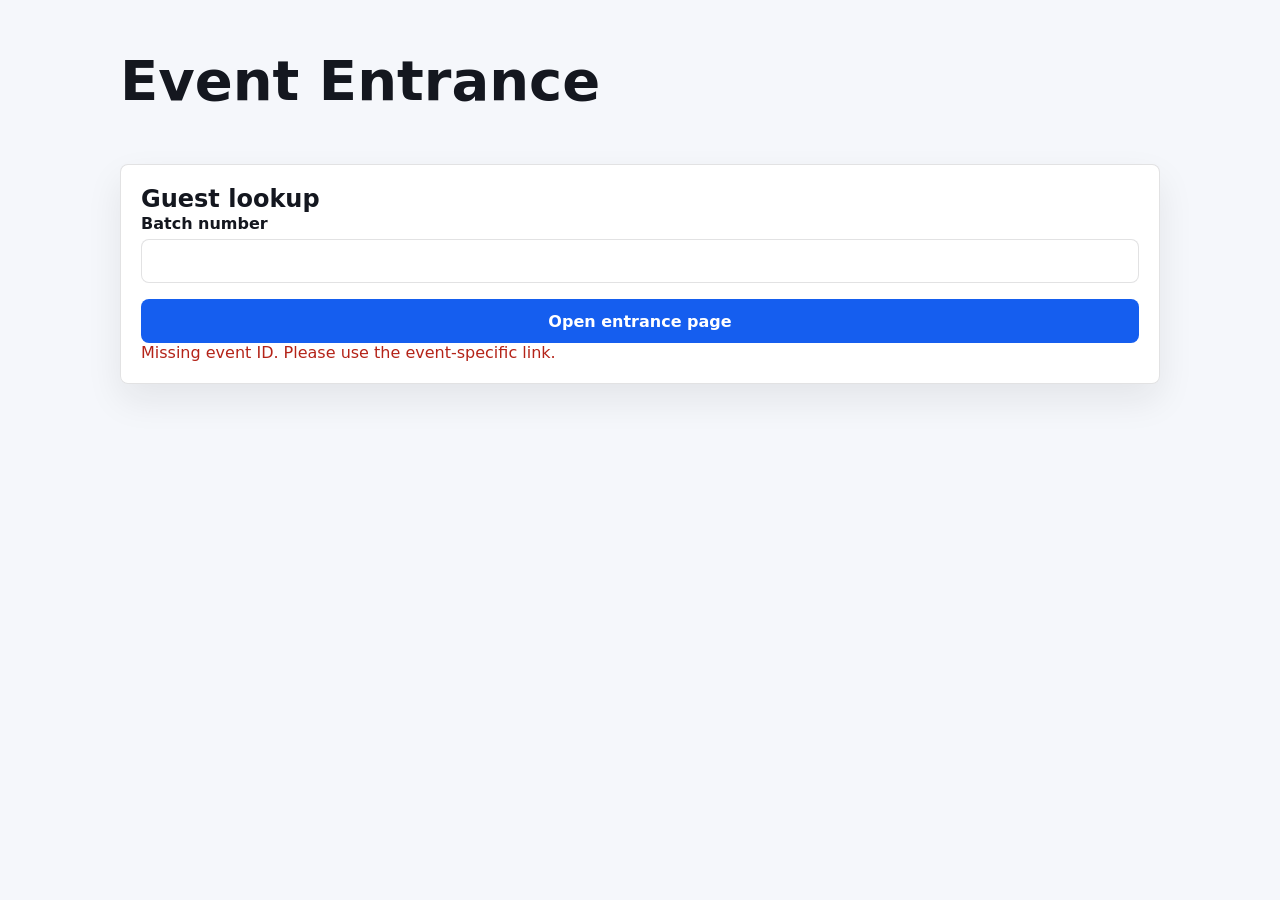
<file: event_entrance.html>
<!doctype html>
<html lang="en">
<head>
  <meta charset="utf-8" />
  <meta name="viewport" content="width=device-width, initial-scale=1, viewport-fit=cover" />
  <title>Event Entrance</title>
  <link rel="stylesheet" href="./pre_event_apply.css" />
  <link rel="icon" href="data:," />
</head>
<body>
  <main class="pe-shell">
    <section class="pe-hero">
      <img id="eventLogo" class="pe-logo" alt="" />
      <p id="eventClient" class="pe-kicker"></p>
      <h1 id="eventTitle">Event Entrance</h1>
      <p id="eventMeta" class="pe-muted"></p>
    </section>

    <section id="loginPanel" class="pe-panel">
      <h2>Guest lookup</h2>
      <form id="loginForm" class="pe-form">
        <label class="pe-field">
          <span>Batch number</span>
          <input id="batchInput" autocomplete="off" required />
        </label>
        <button class="pe-primary" type="submit">Open entrance page</button>
      </form>
      <p id="loginMessage" class="pe-message" role="status"></p>
    </section>

    <section id="entrancePanel" class="pe-panel" hidden>
      <div class="pe-panel-head">
        <div>
          <p class="pe-kicker">Entrance page</p>
          <h2 id="guestName">Guest</h2>
          <p id="guestInfo" class="pe-muted"></p>
        </div>
        <button id="switchButton" class="pe-secondary" type="button">Switch guest</button>
      </div>
      <div id="entranceGrid" class="pe-summary"></div>
    </section>
  </main>

  <script src="./src/pre_event_apply_config.js"></script>
  <script src="./src/event_entrance.js"></script>
</body>
</html>
</file>
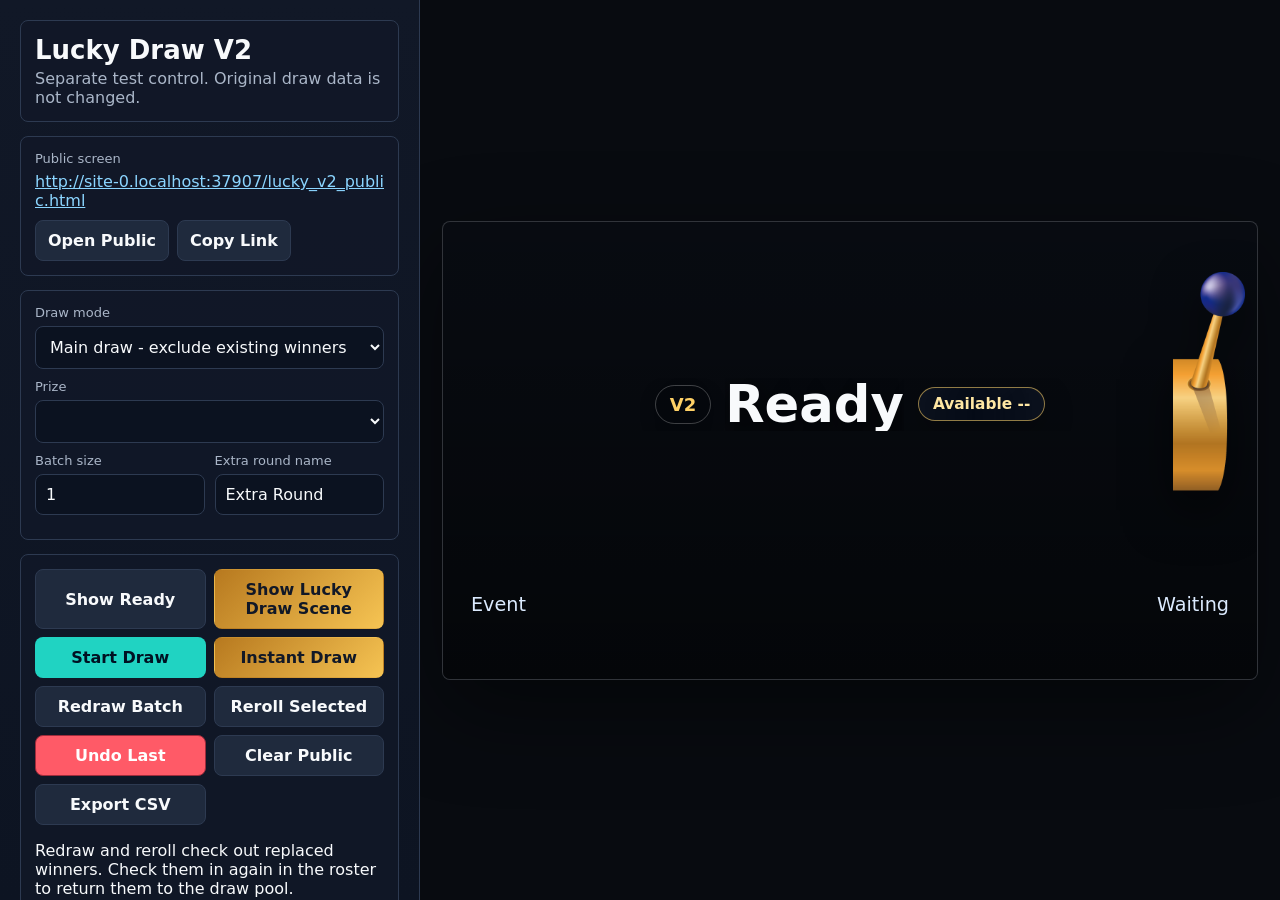
<file: lucky_v2.html>
<!DOCTYPE html>
<html lang="zh-HK">
<head>
  <meta charset="UTF-8">
  <meta name="viewport" content="width=device-width, initial-scale=1.0">
  <title>Lucky Draw V2 Control</title>
  <script>
    if (location.protocol === 'file:') {
      location.replace('http://127.0.0.1:8000/lucky_v2.html' + location.search + location.hash);
    }
  </script>
  <link rel="icon" href="data:,">
  <link rel="stylesheet" href="./styles.css">
  <style>
    :root{color-scheme:dark;--bg:#080b10;--panel:#111827;--panel2:#162033;--line:#2d3a51;--text:#f8fafc;--muted:#aab6c8;--accent:#20d3c2;--gold:#ffd166;--danger:#ff5a67}
    *{box-sizing:border-box}
    html,body{height:100%}
    body{margin:0;height:100vh;overflow:hidden;background:var(--bg);color:var(--text);font-family:system-ui,-apple-system,BlinkMacSystemFont,"Segoe UI",sans-serif}
    button,input,select{font:inherit}
    .v2-shell{display:grid;grid-template-columns:minmax(320px,420px) 1fr;height:100vh;min-height:0}
    .v2-control{height:100vh;min-height:0;padding:20px;border-right:1px solid var(--line);background:linear-gradient(180deg,#111827,#0d1422);overflow-y:auto;overflow-x:hidden}
    .v2-stage-wrap{position:relative;height:100vh;min-height:0;padding:22px;display:flex;align-items:center;justify-content:center;overflow:hidden}
    .v2-panel{border:1px solid var(--line);background:rgba(17,24,39,.9);border-radius:8px;padding:14px;margin-bottom:14px}
    .v2-title{margin:0 0 4px;font-size:26px;letter-spacing:0;font-weight:900}
    .v2-sub{margin:0;color:var(--muted)}
    .v2-grid{display:grid;grid-template-columns:1fr 1fr;gap:10px}
    .v2-row{display:flex;gap:8px;align-items:center;flex-wrap:wrap}
    .v2-field{display:flex;flex-direction:column;gap:6px;margin-bottom:10px}
    .v2-field span{font-size:13px;color:var(--muted)}
    .v2-field input,.v2-field select{width:100%;border:1px solid var(--line);border-radius:8px;background:#0b1220;color:var(--text);padding:10px}
    .v2-check{display:flex;gap:8px;align-items:center;color:var(--muted);font-size:14px}
    .v2-actions{display:grid;grid-template-columns:1fr 1fr;gap:8px}
    .v2-btn{border:1px solid var(--line);border-radius:8px;background:#1f2a3d;color:var(--text);padding:10px 12px;cursor:pointer;font-weight:800}
    .v2-btn:hover{border-color:var(--accent)}
    .v2-btn.primary{background:linear-gradient(135deg,#0f9f93,#1f7aec);border-color:transparent}
    .v2-btn.gold{background:linear-gradient(135deg,#b7791f,#f6c453);color:#111827;border-color:transparent}
    .v2-btn.danger{background:#6d1f2a;border-color:#9f2c3b}
    .v2-status{min-height:22px;color:var(--muted);font-size:14px;line-height:1.45}
    .v2-public-link{word-break:break-all;color:#8bd5ff}
    .v2-stage{position:relative;width:min(100%,1500px,calc((100vh - 44px) * 16 / 9));max-height:calc(100vh - 44px);aspect-ratio:16/9;border:1px solid rgba(255,255,255,.16);border-radius:8px;overflow:hidden;background:#090d14;box-shadow:0 30px 90px rgba(0,0,0,.45)}
    .v2-stage-bg{position:absolute;inset:0;background-size:cover;background-position:center;filter:brightness(.75)}
    .v2-stage-dim{position:absolute;inset:0;background:linear-gradient(180deg,rgba(0,0,0,.15),rgba(0,0,0,.55))}
    .v2-lever{position:absolute;right:18px;top:44%;z-index:4;width:76px;height:240px;transform:translateY(-50%);pointer-events:none;perspective:420px;filter:drop-shadow(0 22px 30px rgba(0,0,0,.45))}
    .v2-lever::before{content:"";position:absolute;right:4px;top:28px;width:54px;height:190px;border-radius:22px;background:linear-gradient(90deg,#111827,#26334a 45%,#0b111d);border:1px solid rgba(255,255,255,.2);box-shadow:inset 10px 0 20px rgba(255,255,255,.08),inset -12px 0 22px rgba(0,0,0,.5)}
    .v2-lever-rail{position:absolute;right:21px;top:50px;width:24px;height:152px;border-radius:999px;background:linear-gradient(90deg,#4a2c09,#f6c453 28%,#6b3e0b 72%,#1d1307);box-shadow:inset 0 0 12px rgba(0,0,0,.72),0 12px 26px rgba(0,0,0,.38)}
    .v2-lever-rail::before{content:"";position:absolute;inset:8px 7px;border-radius:999px;background:linear-gradient(180deg,rgba(0,0,0,.86),rgba(255,255,255,.1) 48%,rgba(0,0,0,.72));box-shadow:inset 0 0 12px rgba(0,0,0,.9)}
    .v2-lever-rail::after{content:"";position:absolute;left:50%;top:14px;width:8px;height:28px;border-radius:999px;background:rgba(255,226,143,.55);transform:translateX(-50%);filter:blur(.2px)}
    .v2-lever-arm{position:absolute;right:26px;top:14px;width:16px;height:134px;border-radius:999px;background:linear-gradient(90deg,#6b7892,#eef6ff 38%,#7484a3 72%,#2f3b52);transform-origin:50% 124px;transform:translateY(0) rotate(-8deg);box-shadow:0 16px 26px rgba(0,0,0,.46)}
    .v2-lever-arm::before{content:"";position:absolute;inset:5px 4px;border-radius:999px;background:linear-gradient(180deg,rgba(255,255,255,.58),rgba(255,255,255,0) 36%)}
    .v2-lever-arm::after{content:"";position:absolute;left:50%;bottom:-16px;width:40px;height:40px;border-radius:50%;transform:translateX(-50%);background:radial-gradient(circle at 35% 30%,#fff,#9aa9c4 42%,#263248 76%);border:1px solid rgba(255,255,255,.32);box-shadow:inset -6px -8px 16px rgba(0,0,0,.42),0 10px 18px rgba(0,0,0,.44)}
    .v2-lever-knob{position:absolute;left:50%;top:-24px;width:52px;height:52px;border-radius:50%;transform:translateX(-50%);background:radial-gradient(circle at 30% 24%,#fff9df,#ffd166 34%,#df8120 68%,#7a320d 100%);box-shadow:inset -8px -12px 18px rgba(82,32,5,.45),0 0 0 2px rgba(255,255,255,.2),0 12px 30px rgba(255,209,102,.35),0 18px 26px rgba(0,0,0,.48)}
    .v2-lever-knob::after{content:"";position:absolute;left:12px;top:9px;width:16px;height:10px;border-radius:50%;background:rgba(255,255,255,.72);filter:blur(.4px)}
    .v2-lever-base{position:absolute;right:3px;bottom:0;width:62px;height:42px;border-radius:9px;background:linear-gradient(180deg,#364258,#121a29 62%,#080c14);border:1px solid rgba(255,255,255,.2);box-shadow:inset 0 1px 0 rgba(255,255,255,.2)}
    .v2-lever-base::before{content:"";position:absolute;left:10px;right:10px;top:12px;height:9px;border-radius:999px;background:linear-gradient(90deg,#0b101a,#45536a,#0b101a);box-shadow:0 14px 0 rgba(255,255,255,.12)}
    .v2-stage.is-spinning .v2-lever-arm,.v2-stage.is-lever-pull .v2-lever-arm{animation:v2LeverPull 1.7s cubic-bezier(.16,.86,.25,1) both}
    .v2-stage.is-spinning .v2-lever-knob,.v2-stage.is-lever-pull .v2-lever-knob{animation:v2LeverKnob 1.7s cubic-bezier(.16,.86,.25,1) both}
    .v2-stage.is-lever-pull .v2-lever{animation:v2LeverBody 1.7s ease-out both}
    .v2-stage.is-spinning .v2-lever-rail::after,.v2-stage.is-lever-pull .v2-lever-rail::after{animation:v2LeverRailLight 1.7s ease-out both}
    .v2-stage-content{position:relative;z-index:2;height:100%;display:grid;grid-template-rows:110px minmax(0,1fr) 92px;padding:28px;gap:18px}
    .v2-stage-content>div{min-width:0}
    .v2-brand{display:grid;grid-template-columns:220px 1fr;gap:22px;align-items:center}
    .v2-logo,.v2-banner{height:100%;background-repeat:no-repeat;background-position:center}
    .v2-logo{background-size:contain}
    .v2-banner{background-size:cover;border-radius:8px}
    .v2-prize{display:flex;align-items:center;justify-content:center;text-align:center;gap:14px;font-weight:900;font-size:clamp(24px,4vw,70px);text-shadow:0 8px 30px rgba(0,0,0,.8);min-width:0;max-width:100%;white-space:nowrap;overflow:hidden}
    #v2PrizeName{display:block;min-width:0;max-width:100%;white-space:nowrap;overflow:hidden;line-height:1.05}
    .v2-mode-pill{border:1px solid rgba(255,255,255,.24);border-radius:999px;padding:8px 14px;font-size:18px;color:var(--gold);white-space:nowrap}
    .v2-gift-left{display:inline-flex;align-items:center;justify-content:center;flex:0 0 auto;max-width:32%;border:1px solid rgba(255,209,102,.55);background:rgba(17,24,39,.74);border-radius:999px;padding:8px 14px;font-size:clamp(14px,1.2vw,22px);line-height:1.05;color:#ffe7a3;white-space:nowrap;overflow:hidden;box-shadow:0 10px 30px rgba(0,0,0,.28)}
    .v2-gift-stats{display:grid;grid-template-columns:repeat(4,1fr);gap:8px;margin-top:10px}
    .v2-gift-stat{border:1px solid var(--line);background:#0b1220;border-radius:8px;padding:9px;text-align:center}
    .v2-gift-stat strong{display:block;font-size:20px;color:#fff}
    .v2-gift-stat span{display:block;margin-top:2px;font-size:12px;color:var(--muted)}
    .v2-machine{display:grid;gap:16px;align-items:stretch;justify-content:center;grid-template-columns:repeat(var(--cols,3),minmax(0,1fr));min-width:0;min-height:0}
    .v2-slot{position:relative;display:flex;align-items:center;justify-content:center;min-width:0;min-height:130px;border-radius:8px;border:1px solid rgba(255,209,102,.45);background:linear-gradient(180deg,rgba(255,255,255,.12),rgba(255,255,255,.04));box-shadow:inset 0 0 40px rgba(255,209,102,.08),0 18px 50px rgba(0,0,0,.28);overflow:hidden}
    .v2-slot::before,.v2-slot::after{content:"";position:absolute;left:0;right:0;height:34%;z-index:1;pointer-events:none}
    .v2-slot::before{top:0;background:linear-gradient(180deg,rgba(0,0,0,.65),transparent)}
    .v2-slot::after{bottom:0;background:linear-gradient(0deg,rgba(0,0,0,.65),transparent)}
    .v2-name{position:relative;z-index:2;text-align:center;width:100%;max-width:100%;max-height:100%;padding:10px 14px;overflow:hidden}
    .v2-name strong{display:-webkit-box;-webkit-box-orient:vertical;-webkit-line-clamp:3;overflow:hidden;word-break:break-word;font-size:clamp(34px,5vw,92px);line-height:1.05}
    .v2-name span{display:block;max-width:100%;margin-top:8px;font-size:clamp(18px,2vw,34px);line-height:1.12;color:#d9e6ff;white-space:nowrap;overflow:hidden}
    .v2-name span:empty{display:none}
    .v2-name .v2-code{margin-top:5px;color:#ffe7a3}
    .v2-slot.spinning .v2-name{animation:v2SlotPulse .2s linear infinite}
    .v2-slot.revealed{animation:v2WinnerSettle .32s ease-out both;border-color:var(--gold)}
    .v2-slot.revealed.quiet{animation:none}
    .v2-footer{display:flex;align-items:center;justify-content:space-between;color:#dbeafe;font-size:clamp(16px,1.5vw,26px)}
    .v2-history{width:100%;border-collapse:collapse;font-size:13px}
    .v2-history th,.v2-history td{border-bottom:1px solid rgba(255,255,255,.08);padding:7px;text-align:left}
    .v2-history th{color:var(--muted)}
    @keyframes v2SlotPulse{from{transform:translateY(-2px);filter:blur(.2px)}to{transform:translateY(2px);filter:blur(.7px)}}
    @keyframes v2WinnerSettle{0%{transform:scale(.97);filter:brightness(.85)}100%{transform:scale(1);filter:brightness(1.08)}}
    @keyframes v2WinnerPop{0%{transform:scale(.97);filter:brightness(.85)}100%{transform:scale(1);filter:brightness(1.08)}}
    @keyframes v2LeverPull{0%{transform:translateY(0) rotate(-8deg)}10%{transform:translateY(-4px) rotate(-10deg)}34%{transform:translateY(88px) rotate(7deg)}48%{transform:translateY(80px) rotate(4deg)}62%{transform:translateY(86px) rotate(6deg)}76%{transform:translateY(72px) rotate(3deg)}90%{transform:translateY(8px) rotate(-6deg)}97%{transform:translateY(-3px) rotate(-9deg)}100%{transform:translateY(0) rotate(-8deg)}}
    @keyframes v2LeverKnob{0%,100%{transform:translateX(-50%) scale(1)}10%{transform:translateX(-50%) scale(1.04,.96)}34%{transform:translateX(-50%) scale(.94,1.07)}58%{transform:translateX(-50%) scale(.98,1.02)}88%{transform:translateX(-50%) scale(1.03,.97)}}
    @keyframes v2LeverBody{0%,100%{transform:translateY(-50%)}34%{transform:translateY(calc(-50% + 2px))}48%{transform:translateY(calc(-50% - 1px))}62%{transform:translateY(calc(-50% + 1px))}}
    @keyframes v2LeverRailLight{0%{top:14px;opacity:.5}34%,70%{top:110px;opacity:.95}100%{top:14px;opacity:.5}}
    .v2-lever{right:12px;top:45%;width:72px;height:310px;background:url("./assets/lever/lever-01.png") center/contain no-repeat;filter:drop-shadow(0 20px 24px rgba(0,0,0,.52));transform:translateY(-50%)}
    .v2-lever::before,.v2-lever-rail,.v2-lever-arm,.v2-lever-base{display:none}
    .v2-stage.is-lever-pull .v2-lever{animation:v2LeverFrames 3s linear both}
    .v2-stage.is-spinning .v2-lever-arm,.v2-stage.is-lever-pull .v2-lever-arm,.v2-stage.is-spinning .v2-lever-knob,.v2-stage.is-lever-pull .v2-lever-knob,.v2-stage.is-spinning .v2-lever-rail::after,.v2-stage.is-lever-pull .v2-lever-rail::after{animation:none}
    @keyframes v2LeverFrames{
      0%,7%{background-image:url("./assets/lever/lever-01.png")}
      12%,19%{background-image:url("./assets/lever/lever-02.png")}
      24%,31%{background-image:url("./assets/lever/lever-03.png")}
      36%,39%{background-image:url("./assets/lever/lever-04.png")}
      40%,90%{background-image:url("./assets/lever/lever-05.png")}
      94%{background-image:url("./assets/lever/lever-04.png")}
      97%{background-image:url("./assets/lever/lever-03.png")}
      99%{background-image:url("./assets/lever/lever-02.png")}
      100%{background-image:url("./assets/lever/lever-01.png")}
    }
    .v2-poll-results-list{display:flex;flex-direction:column;flex-wrap:nowrap;justify-content:center;align-items:stretch;gap:10px}
    .v2-poll-results-list .v2-poll-card{width:100%;min-height:86px;display:grid;grid-template-columns:72px minmax(120px,.32fr) minmax(0,1fr);align-items:center;gap:14px;padding:10px 14px}
    .v2-poll-results-list .v2-poll-photo{position:relative;z-index:1;width:72px;aspect-ratio:1;border:1px solid rgba(255,255,255,.2);border-radius:8px;background:rgba(255,255,255,.08);overflow:hidden}
    .v2-poll-results-list .v2-poll-photo img{display:block;width:100%;height:100%;object-fit:cover}
    .v2-poll-results-list .v2-poll-photo.is-empty{opacity:.35}
    .v2-poll-results-list .v2-poll-card.pending .v2-poll-photo{visibility:hidden}
    .v2-poll-results-list .v2-poll-label{text-align:left;font-size:clamp(18px,2vw,34px)}
    .v2-poll-results-list .v2-poll-crown{display:inline-block;margin-left:.45em;color:var(--gold);filter:drop-shadow(0 0 8px rgba(255,209,102,.5));vertical-align:middle}
    .v2-poll-results-list .v2-poll-track{height:clamp(22px,4vh,44px)}
    .v2-poll-results-list .v2-poll-fill{width:0%}
    .v2-poll-results-list .v2-poll-card.revealed:not(.fresh) .v2-poll-fill{width:var(--target-width,0%)}
    .v2-poll-results-list .v2-poll-card.fresh .v2-poll-fill{animation:v2PollBarReveal .82s cubic-bezier(.2,.78,.22,1) forwards}
    .v2-poll-results-list .v2-poll-count{display:none}
    @keyframes v2PollBarReveal{from{width:0%}to{width:var(--target-width,0%)}}
    .v2-stage.is-brand-hidden .v2-brand{grid-template-columns:1fr}
    .v2-stage.is-brand-hidden .v2-logo{display:none!important}
    .v2-stage.is-brand-hidden .v2-banner{grid-column:1/-1}
    @media(max-width:980px){body{height:auto;min-height:100vh;overflow:auto}.v2-shell{grid-template-columns:1fr;height:auto}.v2-control{height:auto;max-height:none;border-right:0;border-bottom:1px solid var(--line)}.v2-stage-wrap{height:auto;min-height:60vh}.v2-stage{width:100%;max-height:none}.v2-stage-content{padding:18px;grid-template-rows:80px 1fr 70px}.v2-brand{grid-template-columns:130px 1fr}.v2-machine{grid-template-columns:1fr!important}}
  </style>
</head>
<body>
  <div class="v2-shell">
    <aside class="v2-control">
      <section class="v2-panel">
        <h1 class="v2-title">Lucky Draw V2</h1>
        <p class="v2-sub">Separate test control. Original draw data is not changed.</p>
      </section>

      <section class="v2-panel">
        <div class="v2-field">
          <span>Public screen</span>
          <a id="v2PublicLink" class="v2-public-link" href="#" target="_blank" rel="noopener"></a>
        </div>
        <div class="v2-row">
          <button id="v2OpenPublic" class="v2-btn">Open Public</button>
          <button id="v2CopyPublic" class="v2-btn">Copy Link</button>
        </div>
      </section>

      <section class="v2-panel">
        <div class="v2-field">
          <span>Draw mode</span>
          <select id="v2Mode">
            <option value="main">Main draw - exclude existing winners</option>
            <option value="extra">Extra round - one extra gift per person</option>
          </select>
        </div>
        <div class="v2-field">
          <span>Prize</span>
          <select id="v2Prize"></select>
        </div>
        <div id="v2GiftStats" class="v2-gift-stats"></div>
        <div class="v2-grid">
          <label class="v2-field"><span>Batch size</span><input id="v2Batch" type="number" min="1" max="10" value="1"></label>
          <label class="v2-field"><span>Extra round name</span><input id="v2RoundName" value="Extra Round"></label>
        </div>
      </section>

      <section class="v2-panel">
        <div class="v2-actions">
          <button id="v2ShowReady" class="v2-btn">Show Ready</button>
          <button id="v2ShowScene" class="v2-btn gold">Show Lucky Draw Scene</button>
          <button id="v2Draw" class="v2-btn primary">Start Draw</button>
          <button id="v2Instant" class="v2-btn gold">Instant Draw</button>
          <button id="v2Redraw" class="v2-btn">Redraw Batch</button>
          <button id="v2Reroll" class="v2-btn">Reroll Selected</button>
          <button id="v2Undo" class="v2-btn danger">Undo Last</button>
          <button id="v2Clear" class="v2-btn">Clear Public</button>
          <button id="v2Export" class="v2-btn">Export CSV</button>
        </div>
        <p class="muted">Redraw and reroll check out replaced winners. Check them in again in the roster to return them to the draw pool.</p>
      </section>

      <section class="v2-panel">
        <div id="v2Status" class="v2-status">Loading...</div>
      </section>

      <section class="v2-panel">
        <h2 class="v2-sub">Recent V2 saves</h2>
        <div id="v2History"></div>
      </section>
    </aside>

    <main class="v2-stage-wrap">
      <section class="v2-stage" id="v2Stage">
        <div class="v2-stage-bg" id="v2StageBg"></div>
        <div class="v2-stage-dim"></div>
        <div class="v2-lever" aria-hidden="true"><div class="v2-lever-rail"></div><div class="v2-lever-arm"><div class="v2-lever-knob"></div></div><div class="v2-lever-base"></div></div>
        <div class="v2-stage-content">
          <div class="v2-brand">
            <div class="v2-logo" id="v2Logo"></div>
            <div class="v2-banner" id="v2Banner"></div>
          </div>
          <div>
            <div class="v2-prize"><span id="v2ModeLabel" class="v2-mode-pill">V2</span><span id="v2PrizeName">Ready</span><span id="v2GiftLeft" class="v2-gift-left">Available --</span></div>
            <div id="v2Machine" class="v2-machine"></div>
          </div>
          <div class="v2-footer"><span id="v2EventName">Event</span><span id="v2StageStatus">Waiting</span></div>
        </div>
      </section>
    </main>
  </div>
  <script type="module" src="./src/lucky_v2_control.js?v=20260905b"></script>
</body>
</html>
</file>
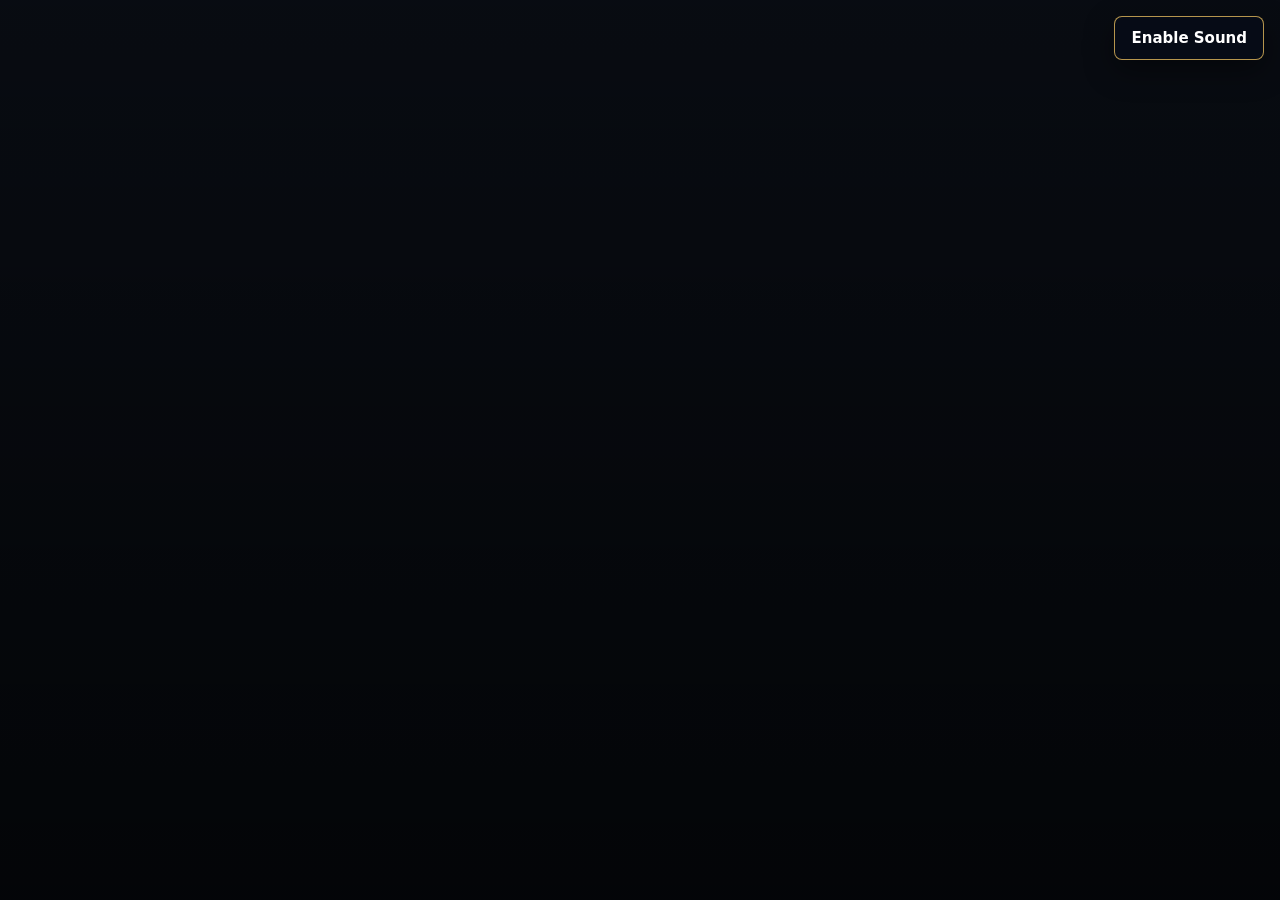
<file: lucky_v2_public.html>
<!DOCTYPE html>
<html lang="zh-HK">
<head>
  <meta charset="UTF-8">
  <meta name="viewport" content="width=device-width, initial-scale=1.0">
  <title>Lucky Draw V2 Public</title>
  <script>
    if (location.protocol === 'file:') {
      location.replace('http://127.0.0.1:8000/lucky_v2_public.html' + location.search + location.hash);
    }
  </script>
  <link rel="icon" href="data:,">
  <style>
    :root{color-scheme:dark;--gold:#ffd166;--text:#f8fafc}
    *{box-sizing:border-box}
    html,body{height:100%;margin:0;background:#070a10;color:var(--text);font-family:system-ui,-apple-system,BlinkMacSystemFont,"Segoe UI",sans-serif;overflow:hidden}
    .v2-stage{position:fixed;inset:0;background:#090d14;overflow:hidden}
    .v2-stage-bg{position:absolute;inset:0;background-size:cover;background-position:center;filter:brightness(.75)}
    .v2-stage-dim{position:absolute;inset:0;background:linear-gradient(180deg,rgba(0,0,0,.12),rgba(0,0,0,.62))}
    .v2-lever{position:absolute;right:0;top:50%;z-index:4;width:10%;max-width:none;min-width:0;height:70vh;min-height:0;transform:translateY(-50%);pointer-events:none;perspective:520px;filter:drop-shadow(0 2vh 2.6vh rgba(0,0,0,.46))}
    .v2-lever::before{content:"";position:absolute;right:5%;top:12%;width:72%;height:80%;border-radius:28px;background:linear-gradient(90deg,#111827,#26334a 45%,#0b111d);border:1px solid rgba(255,255,255,.2);box-shadow:inset 14px 0 28px rgba(255,255,255,.08),inset -16px 0 28px rgba(0,0,0,.5)}
    .v2-lever-rail{position:absolute;right:28%;top:21%;width:31%;height:64%;border-radius:999px;background:linear-gradient(90deg,#4a2c09,#f6c453 28%,#6b3e0b 72%,#1d1307);box-shadow:inset 0 0 16px rgba(0,0,0,.72),0 18px 42px rgba(0,0,0,.45)}
    .v2-lever-rail::before{content:"";position:absolute;inset:9% 28%;border-radius:999px;background:linear-gradient(180deg,rgba(0,0,0,.86),rgba(255,255,255,.1) 48%,rgba(0,0,0,.72));box-shadow:inset 0 0 16px rgba(0,0,0,.9)}
    .v2-lever-rail::after{content:"";position:absolute;left:50%;top:10%;width:34%;height:15%;border-radius:999px;background:rgba(255,226,143,.55);transform:translateX(-50%);filter:blur(.2px)}
    .v2-lever-arm{position:absolute;right:34%;top:6%;width:20%;height:58%;border-radius:999px;background:linear-gradient(90deg,#6b7892,#eef6ff 38%,#7484a3 72%,#2f3b52);transform-origin:50% 92%;transform:translateY(0) rotate(-8deg);box-shadow:0 18px 34px rgba(0,0,0,.48)}
    .v2-lever-arm::before{content:"";position:absolute;inset:5% 26%;border-radius:999px;background:linear-gradient(180deg,rgba(255,255,255,.58),rgba(255,255,255,0) 36%)}
    .v2-lever-arm::after{content:"";position:absolute;left:50%;bottom:-13%;width:260%;aspect-ratio:1;border-radius:50%;transform:translateX(-50%);background:radial-gradient(circle at 35% 30%,#fff,#9aa9c4 42%,#263248 76%);border:1px solid rgba(255,255,255,.32);box-shadow:inset -8px -10px 18px rgba(0,0,0,.42),0 12px 24px rgba(0,0,0,.44)}
    .v2-lever-knob{position:absolute;left:50%;top:-28%;width:330%;aspect-ratio:1;border-radius:50%;transform:translateX(-50%);background:radial-gradient(circle at 30% 24%,#fff9df,#ffd166 34%,#df8120 68%,#7a320d 100%);box-shadow:inset -10px -14px 22px rgba(82,32,5,.45),0 0 0 2px rgba(255,255,255,.2),0 14px 36px rgba(255,209,102,.38),0 20px 32px rgba(0,0,0,.5)}
    .v2-lever-knob::after{content:"";position:absolute;left:24%;top:18%;width:34%;height:20%;border-radius:50%;background:rgba(255,255,255,.72);filter:blur(.5px)}
    .v2-lever-base{position:absolute;right:2%;bottom:0;width:82%;height:18%;border-radius:10px;background:linear-gradient(180deg,#364258,#121a29 62%,#080c14);border:1px solid rgba(255,255,255,.2);box-shadow:inset 0 1px 0 rgba(255,255,255,.2)}
    .v2-lever-base::before{content:"";position:absolute;left:16%;right:16%;top:30%;height:22%;border-radius:999px;background:linear-gradient(90deg,#0b101a,#45536a,#0b101a);box-shadow:0 1.8vh 0 rgba(255,255,255,.12)}
    .v2-stage.is-spinning .v2-lever-arm,.v2-stage.is-lever-pull .v2-lever-arm{animation:v2LeverPull 1.7s cubic-bezier(.16,.86,.25,1) both}
    .v2-stage.is-spinning .v2-lever-knob,.v2-stage.is-lever-pull .v2-lever-knob{animation:v2LeverKnob 1.7s cubic-bezier(.16,.86,.25,1) both}
    .v2-stage.is-lever-pull .v2-lever{animation:v2LeverBody 1.7s ease-out both}
    .v2-stage.is-spinning .v2-lever-rail::after,.v2-stage.is-lever-pull .v2-lever-rail::after{animation:v2LeverRailLight 1.7s ease-out both}
    .v2-stage-content{position:relative;z-index:2;width:90%;height:100%;display:grid;grid-template-rows:13vh minmax(0,1fr);padding:3vh 2.5vw 3vh 4vw;gap:2vh}
    .v2-stage-content>div{min-width:0}
    .v2-brand{display:grid;grid-template-columns:18vw 1fr;gap:2vw;align-items:center}
    .v2-logo,.v2-banner{height:100%;background-repeat:no-repeat;background-position:center}
    .v2-logo{background-size:contain}
    .v2-banner{background-size:cover;border-radius:8px}
    .v2-prize{display:flex;align-items:center;justify-content:center;text-align:center;gap:1.5vw;font-weight:900;font-size:clamp(36px,5vw,94px);text-shadow:0 8px 30px rgba(0,0,0,.85);min-width:0;max-width:100%;white-space:nowrap;overflow:hidden}
    #v2PrizeName{display:block;min-width:0;max-width:100%;white-space:nowrap;overflow:hidden;line-height:1.05}
    .v2-mode-pill{border:1px solid rgba(255,255,255,.24);border-radius:999px;padding:.5vw 1vw;font-size:clamp(18px,1.6vw,32px);color:var(--gold);white-space:nowrap}
    .v2-gift-left{display:inline-flex;align-items:center;justify-content:center;flex:0 0 auto;max-width:28%;border:1px solid rgba(255,209,102,.55);background:rgba(17,24,39,.74);border-radius:999px;padding:.55vw 1vw;font-size:clamp(18px,1.6vw,32px);line-height:1.05;color:#ffe7a3;white-space:nowrap;overflow:hidden;box-shadow:0 14px 38px rgba(0,0,0,.34)}
    .v2-main-area{min-height:0;display:grid;grid-template-rows:auto minmax(0,1fr);gap:2vh}
    .v2-machine{--slot-gap:1.5vw;display:flex;flex-wrap:wrap;gap:var(--slot-gap);align-items:stretch;align-content:stretch;justify-content:center;min-height:0;height:100%}
    .v2-slot{position:relative;display:flex;align-items:center;justify-content:center;flex:0 1 calc(var(--slot-width,33.333%) - var(--slot-gap));min-width:0;min-height:calc(var(--slot-height,100%) - var(--slot-gap));border-radius:8px;border:1px solid rgba(255,209,102,.45);background:linear-gradient(180deg,rgba(255,255,255,.14),rgba(255,255,255,.04));box-shadow:inset 0 0 50px rgba(255,209,102,.08),0 24px 70px rgba(0,0,0,.34);overflow:hidden}
    .v2-slot::before,.v2-slot::after{content:"";position:absolute;left:0;right:0;height:34%;z-index:1;pointer-events:none}
    .v2-slot::before{top:0;background:linear-gradient(180deg,rgba(0,0,0,.7),transparent)}
    .v2-slot::after{bottom:0;background:linear-gradient(0deg,rgba(0,0,0,.7),transparent)}
    .v2-name{position:relative;z-index:2;text-align:center;width:100%;max-width:100%;max-height:100%;padding:1vh 1vw;overflow:hidden}
    .v2-name strong{display:-webkit-box;-webkit-box-orient:vertical;-webkit-line-clamp:3;overflow:hidden;word-break:break-word;font-size:clamp(42px,min(calc(18vw / var(--cols,3)),calc(28vh / var(--rows,1))),160px);line-height:1.02}
    .v2-name span{display:block;max-width:100%;margin-top:1vh;font-size:clamp(20px,min(calc(7vw / var(--cols,3)),calc(10vh / var(--rows,1))),52px);line-height:1.12;color:#d9e6ff;white-space:nowrap;overflow:hidden}
    .v2-name span:empty{display:none}
    .v2-name .v2-code{margin-top:.55vh;color:#ffe7a3}
    .v2-slot.spinning .v2-name{animation:v2SlotPulse .2s linear infinite}
    .v2-slot.revealed{animation:v2WinnerSettle .34s ease-out both;border-color:var(--gold)}
    .v2-slot.revealed.quiet{animation:none}
    .v2-poll-machine{grid-template-columns:repeat(var(--cols,3),minmax(0,1fr));align-items:end}
    .v2-poll-results-list{width:min(84vw,1380px);height:auto;max-height:58vh;margin:0 auto;padding:2vh 2vw;border:1px solid rgba(255,255,255,.24);border-radius:8px;background:rgba(7,12,24,.72);box-shadow:0 24px 80px rgba(0,0,0,.38);flex-direction:column;flex-wrap:nowrap;justify-content:center;align-items:stretch;align-content:center;gap:1.25vh;overflow:hidden}
    .v2-poll-card{position:relative;flex:0 1 auto;width:100%;min-height:clamp(82px,10.5vh,118px);border:1px solid rgba(255,255,255,.18);border-radius:8px;background:rgba(255,255,255,.06);padding:1.1vh 1.5vw;display:grid;grid-template-columns:clamp(68px,7vw,104px) minmax(180px,.32fr) minmax(0,1fr);align-items:center;gap:1.35vw;box-shadow:none;overflow:hidden}
    .v2-poll-card.revealed{animation:none}
    .v2-poll-card.top{border-color:var(--gold);box-shadow:0 0 0 1px rgba(255,209,102,.7),0 0 40px rgba(255,209,102,.3),0 18px 60px rgba(0,0,0,.38)}
    .v2-poll-card.top::after{content:"";position:absolute;inset:-30%;background:radial-gradient(circle,rgba(255,209,102,.22),transparent 58%);animation:v2TopGlow 1.4s ease-in-out infinite alternate;pointer-events:none}
    .v2-poll-photo{position:relative;z-index:1;width:100%;aspect-ratio:1;border:1px solid rgba(255,255,255,.2);border-radius:8px;background:rgba(255,255,255,.08);overflow:hidden}
    .v2-poll-photo img{display:block;width:100%;height:100%;object-fit:cover}
    .v2-poll-photo.is-empty{opacity:.35}
    .v2-poll-badge{position:absolute;right:1.2vw;top:.9vh;min-height:1.5em;color:var(--gold);font-weight:900;font-size:clamp(14px,1.1vw,24px);text-align:right;letter-spacing:0}
    .v2-poll-label{position:relative;z-index:1;font-size:clamp(20px,2vw,42px);font-weight:900;text-align:left;line-height:1.12;word-break:break-word}
    .v2-poll-crown{display:inline-block;margin-left:.5em;color:var(--gold);filter:drop-shadow(0 0 12px rgba(255,209,102,.56));vertical-align:middle}
    .v2-poll-track{position:relative;z-index:1;height:clamp(22px,3.8vh,52px);border-radius:999px;background:rgba(255,255,255,.12);overflow:hidden;border:1px solid rgba(255,255,255,.18)}
    .v2-poll-fill{height:100%;width:0%;border-radius:999px;background:linear-gradient(90deg,#20d3c2,#ffd166)}
    .v2-poll-card.revealed:not(.fresh) .v2-poll-fill{width:var(--target-width,0%)}
    .v2-poll-card.fresh .v2-poll-fill{animation:v2PollBarReveal .82s cubic-bezier(.2,.78,.22,1) forwards}
    .v2-poll-card.pending{opacity:.46}
    .v2-poll-card.pending .v2-poll-label,.v2-poll-card.pending .v2-poll-photo{visibility:hidden}
    .v2-poll-qr{flex:0 1 min(720px,86vw);margin:auto;min-height:54vh;border:1px solid rgba(255,255,255,.18);border-radius:8px;background:rgba(7,12,24,.76);padding:4vh 3vw;display:grid;place-items:center;gap:2vh;text-align:center;box-shadow:0 24px 90px rgba(0,0,0,.45)}
    .v2-poll-qr-title{font-size:clamp(30px,4vw,72px);font-weight:900;line-height:1.08}
    .v2-poll-qr-canvas{padding:14px;background:#fff;border-radius:8px}
    .v2-poll-qr-link{max-width:100%;font-size:clamp(14px,1.2vw,22px);color:#dbeafe;word-break:break-all}
    .v2-footer{display:flex;align-items:center;justify-content:space-between;color:#dbeafe;font-size:clamp(18px,1.8vw,34px);text-shadow:0 6px 20px rgba(0,0,0,.7)}
    @keyframes v2SlotPulse{from{transform:translateY(-.35vh);filter:blur(.2px)}to{transform:translateY(.35vh);filter:blur(.8px)}}
    @keyframes v2WinnerSettle{0%{transform:scale(.96);filter:brightness(.85)}100%{transform:scale(1);filter:brightness(1.08)}}
    @keyframes v2WinnerPop{0%{transform:scale(.96);filter:brightness(.85)}100%{transform:scale(1);filter:brightness(1.08)}}
    @keyframes v2LeverPull{0%{transform:translateY(0) rotate(-8deg)}10%{transform:translateY(-3%) rotate(-10deg)}34%{transform:translateY(64%) rotate(7deg)}48%{transform:translateY(58%) rotate(4deg)}62%{transform:translateY(63%) rotate(6deg)}76%{transform:translateY(52%) rotate(3deg)}90%{transform:translateY(7%) rotate(-6deg)}97%{transform:translateY(-2%) rotate(-9deg)}100%{transform:translateY(0) rotate(-8deg)}}
    @keyframes v2LeverKnob{0%,100%{transform:translateX(-50%) scale(1)}10%{transform:translateX(-50%) scale(1.04,.96)}34%{transform:translateX(-50%) scale(.94,1.07)}58%{transform:translateX(-50%) scale(.98,1.02)}88%{transform:translateX(-50%) scale(1.03,.97)}}
    @keyframes v2LeverBody{0%,100%{transform:translateY(-50%)}34%{transform:translateY(calc(-50% + .18vh))}48%{transform:translateY(calc(-50% - .08vh))}62%{transform:translateY(calc(-50% + .08vh))}}
    @keyframes v2LeverRailLight{0%{top:10%;opacity:.5}34%,70%{top:72%;opacity:.95}100%{top:10%;opacity:.5}}
    .v2-lever{right:0;top:50%;width:10%;height:70vh;background:url("./assets/lever/lever-01.png") center/contain no-repeat;filter:drop-shadow(0 2vh 2.4vh rgba(0,0,0,.54));transform:translateY(-50%)}
    .v2-lever::before,.v2-lever-rail,.v2-lever-arm,.v2-lever-base{display:none}
    .v2-stage.is-lever-pull .v2-lever{animation:v2LeverFrames 3s linear both}
    .v2-stage.is-spinning .v2-lever-arm,.v2-stage.is-lever-pull .v2-lever-arm,.v2-stage.is-spinning .v2-lever-knob,.v2-stage.is-lever-pull .v2-lever-knob,.v2-stage.is-spinning .v2-lever-rail::after,.v2-stage.is-lever-pull .v2-lever-rail::after{animation:none}
    @keyframes v2LeverFrames{
      0%,7%{background-image:url("./assets/lever/lever-01.png")}
      12%,19%{background-image:url("./assets/lever/lever-02.png")}
      24%,31%{background-image:url("./assets/lever/lever-03.png")}
      36%,39%{background-image:url("./assets/lever/lever-04.png")}
      40%,90%{background-image:url("./assets/lever/lever-05.png")}
      94%{background-image:url("./assets/lever/lever-04.png")}
      97%{background-image:url("./assets/lever/lever-03.png")}
      99%{background-image:url("./assets/lever/lever-02.png")}
      100%{background-image:url("./assets/lever/lever-01.png")}
    }
    .v2-mode-pill,.v2-footer{display:none!important}
    .v2-stage.is-poll .v2-stage-content{width:100%;padding-right:4vw}
    .v2-stage.is-poll .v2-lever{display:none!important}
    .v2-stage.is-poll .v2-main-area{grid-template-rows:minmax(0,1fr);gap:0;align-content:start}
    .v2-stage.is-poll .v2-prize{display:none!important}
    .v2-stage.is-poll .v2-machine{height:100%;align-items:start;align-content:start}
    .v2-stage.is-poll-qr .v2-machine{align-items:center;align-content:center;justify-content:center}
    .v2-stage.is-poll-qr .v2-poll-qr{margin:0 auto}
    .v2-stage.is-brand-hidden .v2-brand{grid-template-columns:1fr}
    .v2-stage.is-brand-hidden .v2-logo{display:none!important}
    .v2-stage.is-brand-hidden .v2-banner{grid-column:1/-1}
    .v2-stage.is-clear .v2-prize,.v2-stage.is-clear .v2-machine,.v2-stage.is-clear .v2-lever{display:none!important}
    .v2-sound-enable{position:fixed;right:16px;top:16px;z-index:20;min-height:44px;padding:0 16px;border:1px solid rgba(255,209,102,.7);border-radius:8px;background:rgba(7,12,24,.9);color:#fff;font:700 15px/1 system-ui,-apple-system,BlinkMacSystemFont,"Segoe UI",sans-serif;letter-spacing:0;box-shadow:0 10px 30px rgba(0,0,0,.42);cursor:pointer}
    .v2-sound-enable:hover{background:rgba(24,34,54,.96)}
    .v2-sound-enable:focus-visible{outline:3px solid #fff;outline-offset:3px}
    .v2-sound-enable:disabled{cursor:wait;opacity:.74}
    .v2-sound-enable[hidden]{display:none}
    @keyframes v2TopGlow{from{transform:scale(.94);opacity:.55}to{transform:scale(1.06);opacity:1}}
    @keyframes v2PollBarReveal{from{width:0%}to{width:var(--target-width,0%)}}
  </style>
</head>
<body>
  <button id="v2SoundEnable" class="v2-sound-enable" type="button">Enable Sound</button>
  <section class="v2-stage" id="v2Stage">
    <div class="v2-stage-bg" id="v2StageBg"></div>
    <div class="v2-stage-dim"></div>
    <div class="v2-lever" aria-hidden="true"><div class="v2-lever-rail"></div><div class="v2-lever-arm"><div class="v2-lever-knob"></div></div><div class="v2-lever-base"></div></div>
    <div class="v2-stage-content">
      <div class="v2-brand">
        <div class="v2-logo" id="v2Logo"></div>
        <div class="v2-banner" id="v2Banner"></div>
      </div>
      <div class="v2-main-area">
        <div class="v2-prize"><span id="v2ModeLabel" class="v2-mode-pill">V2</span><span id="v2PrizeName">Ready</span><span id="v2GiftLeft" class="v2-gift-left">Available --</span></div>
        <div id="v2Machine" class="v2-machine"></div>
      </div>
      <div class="v2-footer"><span id="v2EventName">Event</span><span id="v2StageStatus">Waiting</span></div>
    </div>
  </section>
  <script src="./qrcode.min.js"></script>
  <script type="module" src="./src/lucky_v2_public.js?v=20260805a"></script>
</body>
</html>
</file>
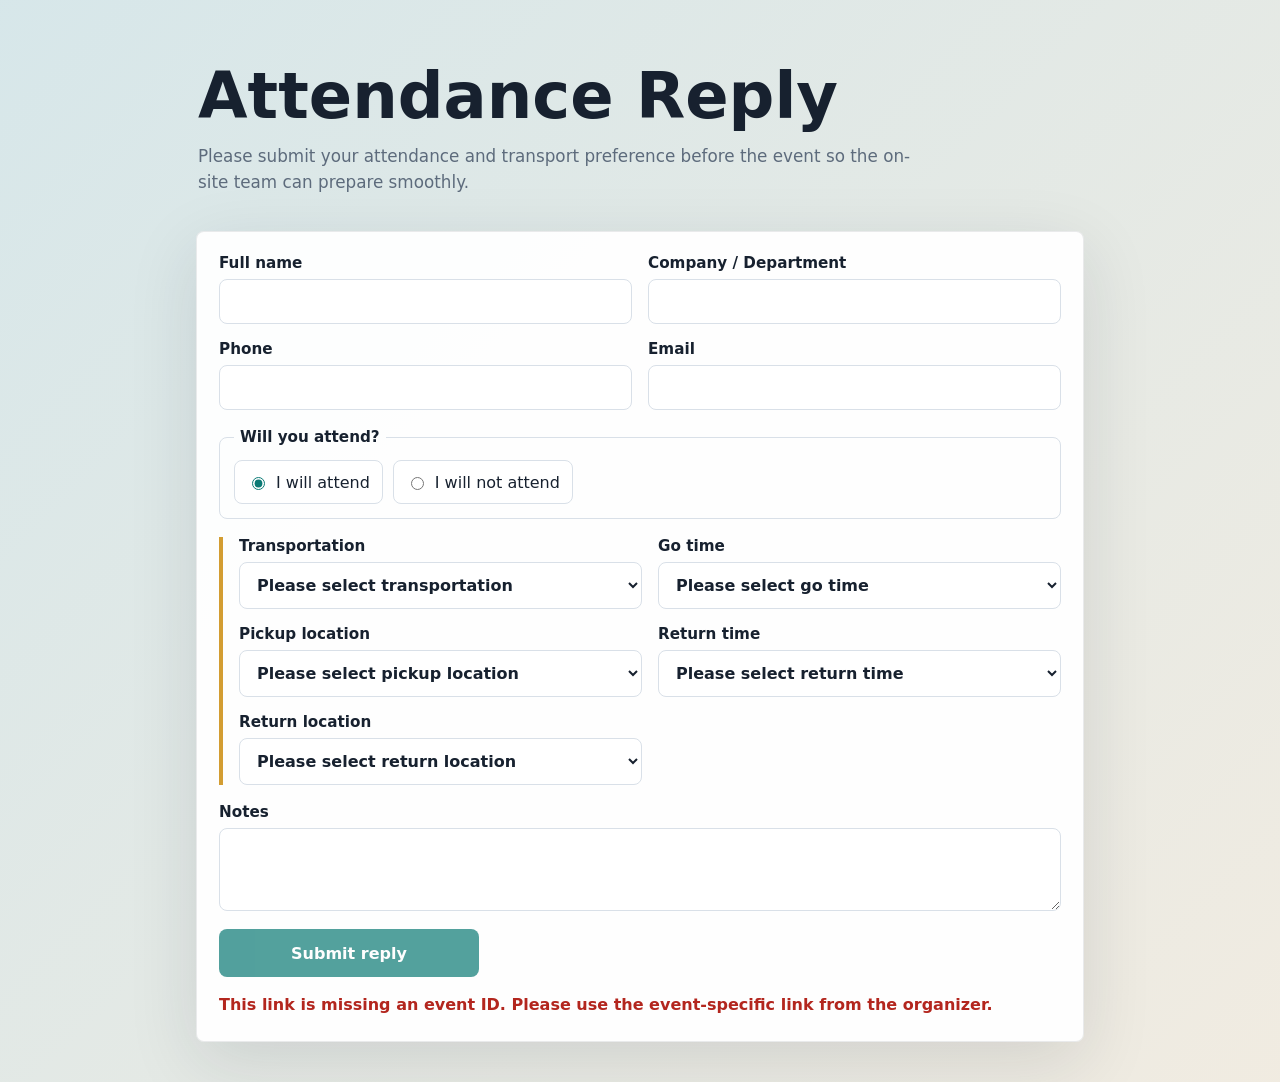
<file: pre_attendance.html>
<!DOCTYPE html>
<html lang="en">
<head>
  <meta charset="UTF-8" />
  <meta name="viewport" content="width=device-width, initial-scale=1.0, maximum-scale=1, viewport-fit=cover" />
  <title>Attendance Reply</title>
  <link rel="stylesheet" href="./pre_attendance.css" />
  <link rel="icon" href="data:," />
</head>
<body>
  <main class="pa-shell">
    <section class="pa-hero">
      <img id="eventLogo" class="pa-logo" alt="" />
      <p id="eventClient" class="pa-kicker"></p>
      <h1 id="pageTitle">Attendance Reply</h1>
      <p id="pageIntro" class="pa-intro"></p>
      <div class="pa-event">
        <strong id="eventTitle"></strong>
        <span id="eventDateTime"></span>
        <span id="eventVenue"></span>
      </div>
    </section>

    <section class="pa-panel">
      <form id="preAttendanceForm" class="pa-form">
        <div class="pa-grid">
          <label class="pa-field">
            <span id="labelName">Full name</span>
            <input id="guestName" name="guestName" autocomplete="name" required />
          </label>
          <label class="pa-field">
            <span id="labelCompany">Company / Department</span>
            <input id="guestCompany" name="guestCompany" autocomplete="organization" />
          </label>
          <label class="pa-field">
            <span id="labelPhone">Phone</span>
            <input id="guestPhone" name="guestPhone" autocomplete="tel" inputmode="tel" required />
          </label>
          <label class="pa-field">
            <span id="labelEmail">Email</span>
            <input id="guestEmail" name="guestEmail" autocomplete="email" inputmode="email" />
          </label>
        </div>

        <fieldset class="pa-choice">
          <legend id="attendanceLegend">Will you attend?</legend>
          <div id="attendanceOptions" class="pa-radio-row"></div>
        </fieldset>

        <section id="tripSection" class="pa-trip">
          <div class="pa-grid">
            <label class="pa-field">
              <span id="labelTransportation">Transportation</span>
              <select id="transportation" name="transportation"></select>
            </label>
            <label class="pa-field">
              <span id="labelGoTime">Go time</span>
              <select id="goTime" name="goTime"></select>
            </label>
            <label class="pa-field">
              <span id="labelPickup">Pickup location</span>
              <select id="pickupLocation" name="pickupLocation"></select>
            </label>
            <label class="pa-field">
              <span id="labelReturnTime">Return time</span>
              <select id="returnTime" name="returnTime"></select>
            </label>
            <label class="pa-field">
              <span id="labelReturnLocation">Return location</span>
              <select id="returnLocation" name="returnLocation"></select>
            </label>
          </div>
        </section>

        <label class="pa-field">
          <span id="labelNotes">Notes</span>
          <textarea id="notes" name="notes" rows="3"></textarea>
        </label>

        <button id="submitButton" class="pa-submit" type="submit">Submit reply</button>
        <p id="formMessage" class="pa-message" role="status"></p>
      </form>
    </section>
  </main>

  <script src="./src/pre_attendance_config.js"></script>
  <script src="./src/pre_attendance.js"></script>
</body>
</html>
</file>
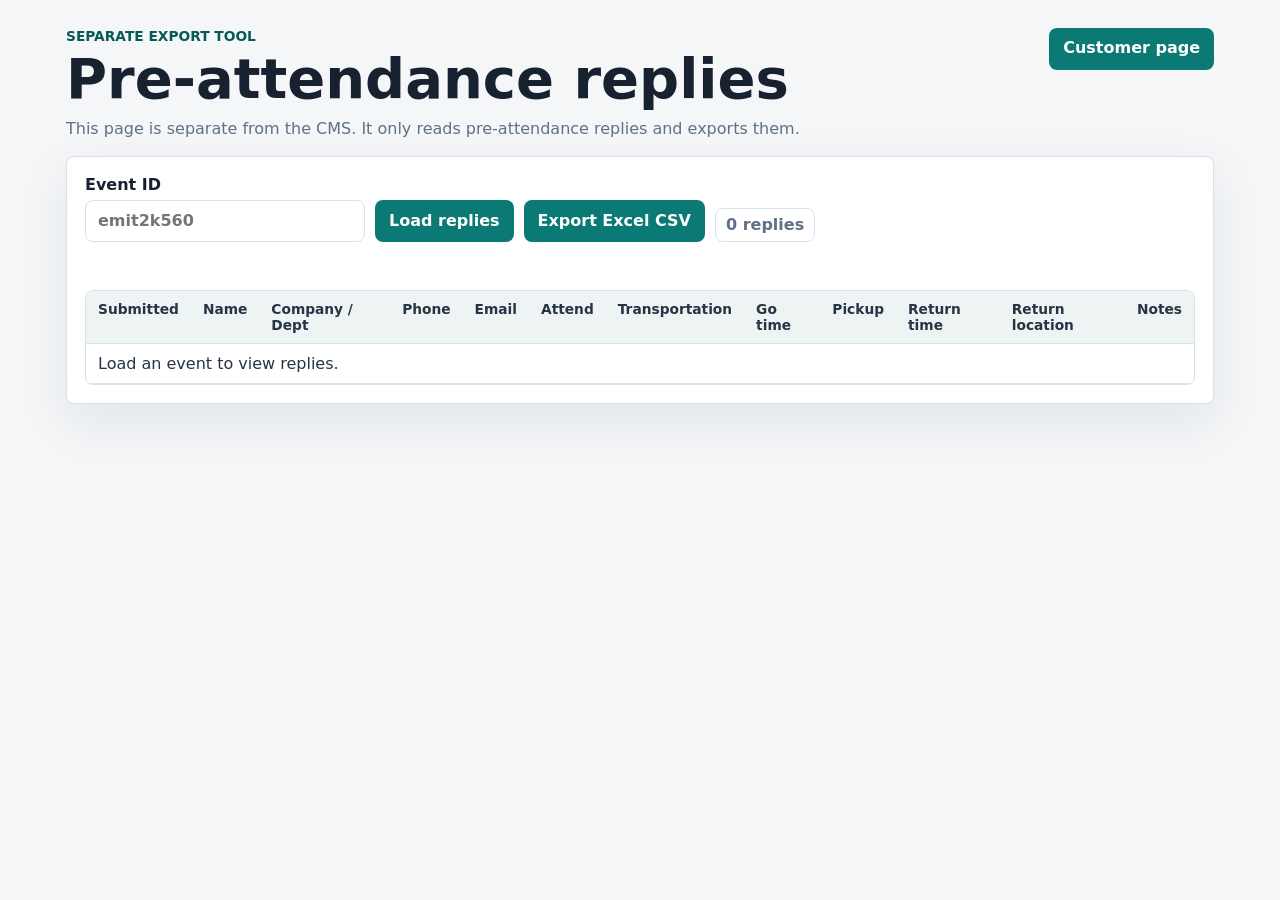
<file: pre_attendance_export.html>
<!DOCTYPE html>
<html lang="en">
<head>
  <meta charset="UTF-8" />
  <meta name="viewport" content="width=device-width, initial-scale=1.0" />
  <title>Pre-attendance Export</title>
  <link rel="stylesheet" href="./pre_attendance_export.css" />
  <link rel="icon" href="data:," />
</head>
<body>
  <main class="px-shell">
    <header class="px-header">
      <div>
        <p class="px-kicker">Separate export tool</p>
        <h1>Pre-attendance replies</h1>
        <p class="px-muted">This page is separate from the CMS. It only reads pre-attendance replies and exports them.</p>
      </div>
      <a id="customerPageLink" class="px-link" href="./pre_attendance.html">Customer page</a>
    </header>

    <section class="px-panel">
      <div class="px-controls">
        <label>
          Event ID
          <input id="eventIdInput" placeholder="emit2k560" />
        </label>
        <button id="loadReplies" type="button">Load replies</button>
        <button id="exportReplies" type="button">Export Excel CSV</button>
        <span id="replyCount" class="px-count">0 replies</span>
      </div>

      <p id="statusMessage" class="px-status" role="status"></p>

      <div class="px-table-wrap">
        <table>
          <thead>
            <tr>
              <th>Submitted</th>
              <th>Name</th>
              <th>Company / Dept</th>
              <th>Phone</th>
              <th>Email</th>
              <th>Attend</th>
              <th>Transportation</th>
              <th>Go time</th>
              <th>Pickup</th>
              <th>Return time</th>
              <th>Return location</th>
              <th>Notes</th>
            </tr>
          </thead>
          <tbody id="replyRows">
            <tr><td colspan="12">Load an event to view replies.</td></tr>
          </tbody>
        </table>
      </div>
    </section>
  </main>

  <script src="./src/pre_attendance_export.js"></script>
</body>
</html>
</file>
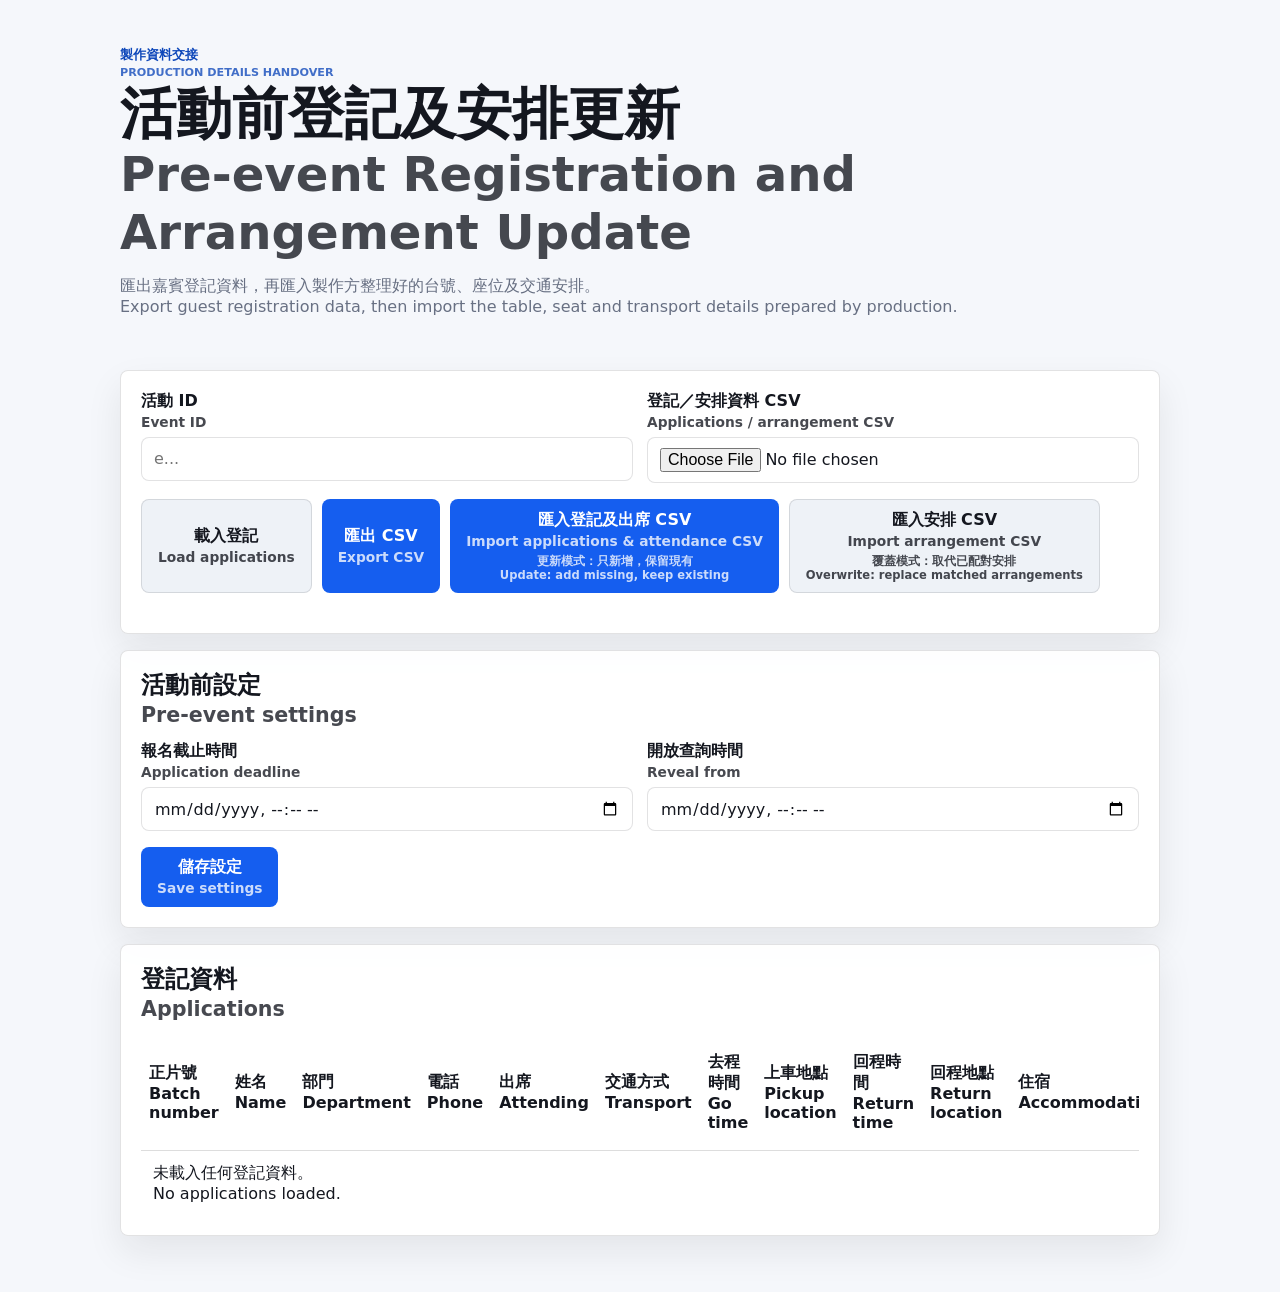
<file: pre_event_admin.html>
<!doctype html>
<html lang="zh-Hant">
<head>
  <meta charset="utf-8" />
  <meta name="viewport" content="width=device-width, initial-scale=1" />
  <title>活動前登記及安排更新 Pre-event Registration and Arrangement Update</title>
  <link rel="stylesheet" href="./pre_event_apply.css" />
  <link rel="icon" href="data:," />
</head>
<body>
  <main class="pe-shell">
    <section class="pe-hero">
      <p class="pe-kicker">製作資料交接<br><span class="pe-en">Production details handover</span></p>
      <h1>活動前登記及安排更新<br><span class="pe-en">Pre-event Registration and Arrangement Update</span></h1>
      <p class="pe-muted">匯出嘉賓登記資料，再匯入製作方整理好的台號、座位及交通安排。<br>Export guest registration data, then import the table, seat and transport details prepared by production.</p>
    </section>

    <section class="pe-panel">
      <div class="pe-grid">
        <label class="pe-field">
          <span>活動 ID<br><span class="pe-en">Event ID</span></span>
          <input id="eventIdInput" placeholder="e..." />
        </label>
        <label class="pe-field">
          <span>登記／安排資料 CSV<br><span class="pe-en">Applications / arrangement CSV</span></span>
          <input id="backfillFile" type="file" accept=".csv" />
        </label>
      </div>
      <div style="display:flex;gap:10px;flex-wrap:wrap;margin-top:16px">
        <button id="loadButton" class="pe-secondary" type="button">載入登記<br><span class="pe-en">Load applications</span></button>
        <button id="exportButton" class="pe-primary" type="button">匯出 CSV<br><span class="pe-en">Export CSV</span></button>
        <button id="importApplicationsButton" class="pe-primary" type="button">匯入登記及出席 CSV<br><span class="pe-en">Import applications &amp; attendance CSV</span><span class="pe-action-note">更新模式：只新增，保留現有<br>Update: add missing, keep existing</span></button>
        <button id="importButton" class="pe-secondary" type="button">匯入安排 CSV<br><span class="pe-en">Import arrangement CSV</span><span class="pe-action-note">覆蓋模式：取代已配對安排<br>Overwrite: replace matched arrangements</span></button>
      </div>
      <p id="statusMessage" class="pe-message" role="status"></p>
    </section>

    <section class="pe-panel">
      <h2>活動前設定<br><span class="pe-en">Pre-event settings</span></h2>
      <div class="pe-grid" style="margin-top:12px">
        <label class="pe-field">
          <span>報名截止時間<br><span class="pe-en">Application deadline</span></span>
          <input id="registrationDeadline" type="datetime-local" />
        </label>
        <label class="pe-field">
          <span>開放查詢時間<br><span class="pe-en">Reveal from</span></span>
          <input id="revealFrom" type="datetime-local" />
        </label>
        <label class="pe-field">
          <span>活動前多少日開放查詢<br><span class="pe-en">Reveal days before event</span></span>
          <input id="revealDaysBeforeEvent" type="number" min="3" max="7" value="7" />
        </label>
      </div>
      <button id="saveSettingsButton" class="pe-primary" type="button" style="margin-top:16px">儲存設定<br><span class="pe-en">Save settings</span></button>
    </section>

    <section class="pe-panel">
      <h2>登記資料<br><span class="pe-en">Applications</span></h2>
      <div style="overflow:auto;margin-top:12px">
        <table id="applicationTable" style="width:100%;border-collapse:collapse">
          <thead></thead>
          <tbody></tbody>
        </table>
      </div>
    </section>
  </main>

  <script src="./src/pre_event_apply_config.js"></script>
  <script src="./src/pre_event_admin.js?v=20260713a"></script>
</body>
</html>
</file>
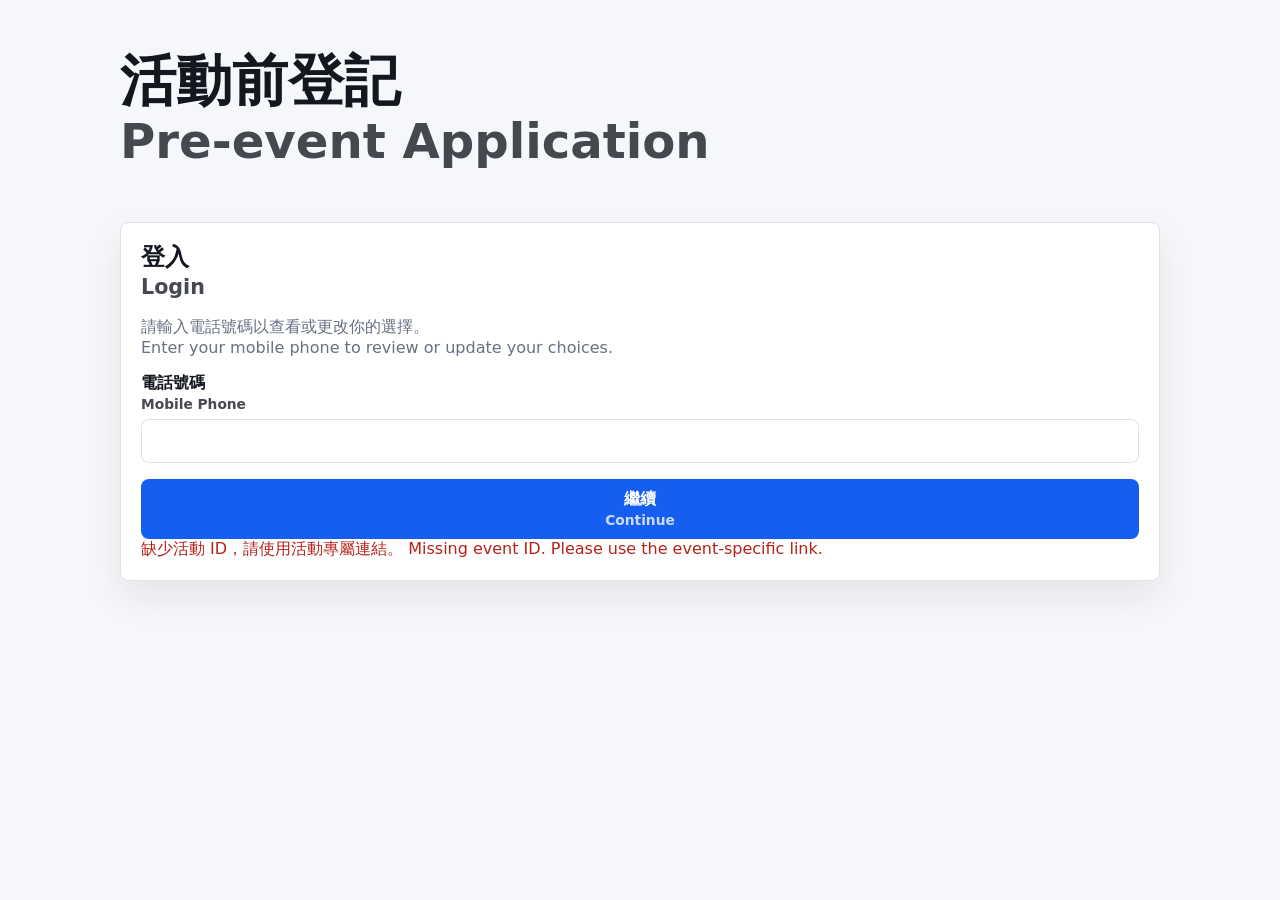
<file: pre_event_apply.html>
<!doctype html>
<html lang="zh-Hant">
<head>
  <meta charset="utf-8" />
  <meta name="viewport" content="width=device-width, initial-scale=1, viewport-fit=cover" />
  <title>活動前登記 Pre-event Application</title>
  <link rel="stylesheet" href="./pre_event_apply.css" />
  <link rel="icon" href="data:," />
</head>
<body>
  <main class="pe-shell">
    <section class="pe-hero">
      <img id="eventLogo" class="pe-logo" alt="" />
      <p id="eventClient" class="pe-kicker"></p>
      <h1 id="eventTitle">活動前登記<br><span class="pe-en">Pre-event Application</span></h1>
      <p id="eventMeta" class="pe-muted"></p>
    </section>

    <section id="loginPanel" class="pe-panel">
      <h2>登入<br><span class="pe-en">Login</span></h2>
      <p class="pe-muted">請輸入電話號碼以查看或更改你的選擇。<br>Enter your mobile phone to review or update your choices.</p>
      <form id="loginForm" class="pe-form">
        <label class="pe-field">
          <span>電話號碼<br><span class="pe-en">Mobile Phone</span></span>
          <input id="batchInput" autocomplete="tel" inputmode="tel" required />
        </label>
        <button class="pe-primary" type="submit">繼續<br><span class="pe-en">Continue</span></button>
      </form>
      <p id="loginMessage" class="pe-message" role="status"></p>
    </section>

    <section id="applicationPanel" class="pe-panel" hidden>
      <div class="pe-panel-head">
        <div>
          <p class="pe-kicker">已確認選擇<br><span class="pe-en">Confirmed choices</span></p>
          <h2 id="guestName">嘉賓<br><span class="pe-en">Guest</span></h2>
          <p id="guestInfo" class="pe-muted"></p>
        </div>
      </div>

      <div id="lockNotice" class="pe-notice"></div>

      <form id="applicationForm" class="pe-form">
        <fieldset class="pe-choice">
          <legend>出席<br><span class="pe-en">Attendance</span></legend>
          <label><input type="radio" name="attending" value="yes" required /> 出席<br><span class="pe-en">Attend</span></label>
          <label><input type="radio" name="attending" value="no" required /> 不出席<br><span class="pe-en">Not attending</span></label>
        </fieldset>

        <div id="choiceFields" class="pe-flow pe-collapsible">
          <section id="transportStep" class="pe-step">
            <label class="pe-field">
              <span>交通方式<br><span class="pe-en">Transport</span></span>
              <select id="transport" required></select>
            </label>
          </section>

          <section id="shuttleFields" class="pe-step pe-shuttle pe-collapsible is-collapsed" aria-hidden="true">
            <label class="pe-field">
              <span>出發地點及時間<br><span class="pe-en">Pickup point and departure time</span></span>
              <select id="pickupLocation"></select>
            </label>
            <label class="pe-field">
              <span>回程地點及時間<br><span class="pe-en">Return point and return time</span></span>
              <select id="returnLocation"></select>
            </label>
            <select id="goTime" class="pe-visually-hidden" tabindex="-1" aria-hidden="true"></select>
            <select id="returnTime" class="pe-visually-hidden" tabindex="-1" aria-hidden="true"></select>
          </section>

          <section id="mealStep" class="pe-step">
            <label class="pe-field">
              <span>餐飲偏好<br><span class="pe-en">Meal preference</span></span>
              <select id="meal" required></select>
            </label>
          </section>

          <section id="accommodationStep" class="pe-step">
            <label class="pe-field">
              <span>住宿<br><span class="pe-en">Accommodation</span></span>
              <select id="accommodation" required></select>
            </label>
          </section>
        </div>

        <label class="pe-field">
          <span>備註<br><span class="pe-en">Remarks</span></span>
          <textarea id="remarks" rows="3"></textarea>
        </label>

        <button id="submitButton" class="pe-primary" type="submit">儲存選擇<br><span class="pe-en">Save choices</span></button>
        <p id="formMessage" class="pe-message" role="status"></p>
      </form>
    </section>

    <section id="detailPanel" class="pe-panel" hidden>
      <p class="pe-kicker">最終安排<br><span class="pe-en">Final arrangement</span></p>
      <h2>活動詳情<br><span class="pe-en">Event details</span></h2>
      <div id="detailGrid" class="pe-summary"></div>
    </section>
  </main>

  <script src="./src/pre_event_apply_config.js"></script>
  <script src="./src/pre_event_apply.js?v=20260713a"></script>
</body>
</html>
</file>
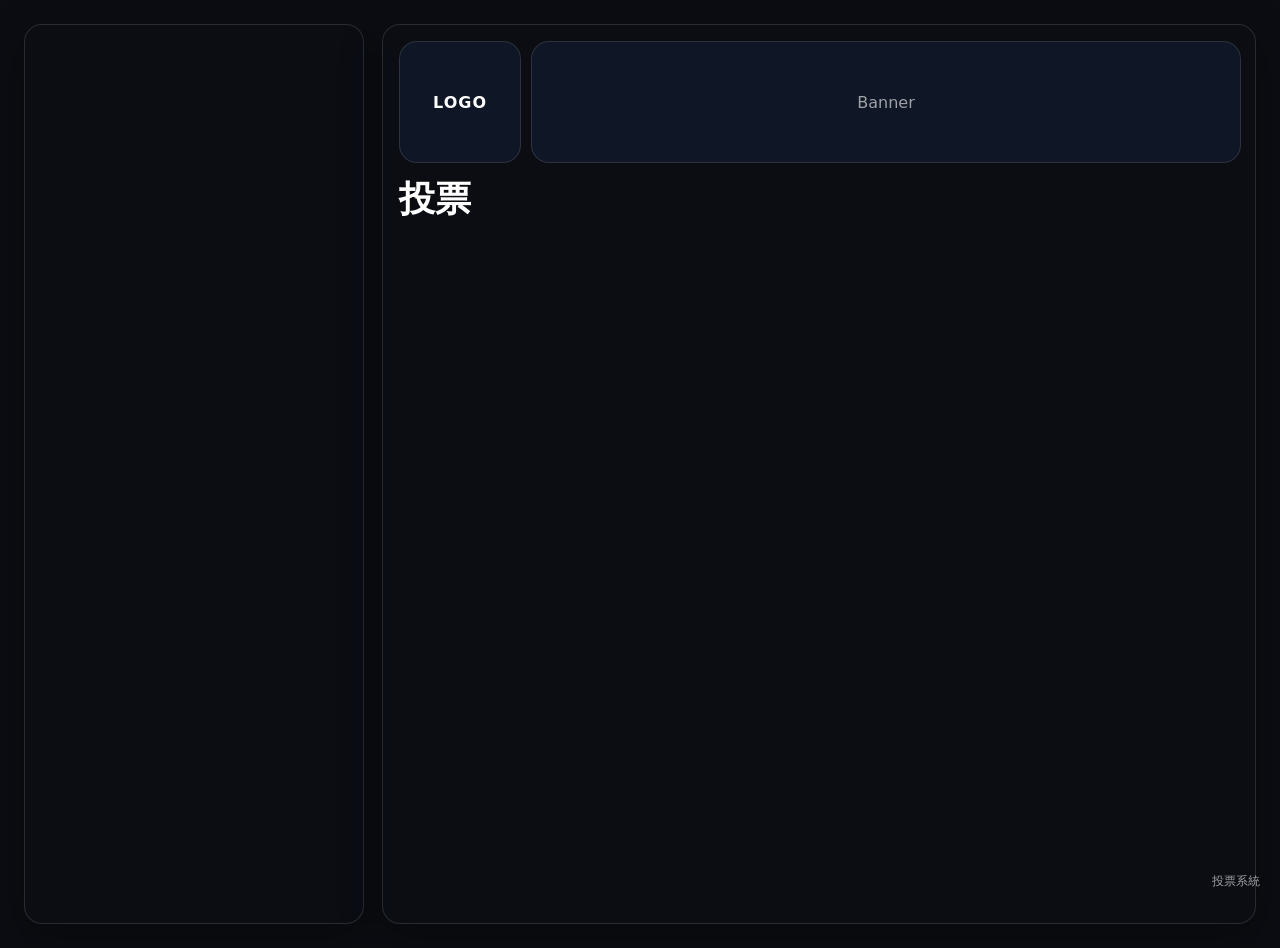
<file: public_poll.html>
<!doctype html>
<html lang="zh-HK">
<head>
  <meta charset="utf-8" />
  <meta name="viewport" content="width=device-width, initial-scale=1, viewport-fit=cover" />
  <title>投票 · 公眾畫面</title>
  <style>
    :root {
      --panel: rgba(12, 14, 20, 0.82);
      --border: rgba(255,255,255,.12);
      --accent: #ffd84d;
    }
    html,body{height:100%} body{margin:0;background:#0b0d12;color:#fff;font-family:"Inter","Noto Sans",system-ui,-apple-system,Segoe UI,Roboto,sans-serif; position:relative;}
    #publicBg{position:fixed; inset:0; z-index:0; background:#0b0d12;}
    .stage{position:relative; min-height:100%; display:grid; grid-template-columns: 340px 1fr; gap:18px; padding:24px; z-index:1;}
    @media (max-width: 960px){ .stage{grid-template-columns:1fr; padding:16px} }
    .panel{background:var(--panel); border-radius:18px; padding:16px; border:1px solid var(--border); box-shadow:0 14px 40px rgba(0,0,0,.35);}
    .qrBox{display:flex;flex-direction:column;align-items:center;justify-content:center; gap:10px; min-height:320px;}
    .qrLink{word-break:break-all; opacity:.7; font-size:14px; margin-top:8px}
    .title{font-size:clamp(22px, 2.8vw, 36px); margin:0 0 16px}
    .bars{display:flex; flex-direction:column; gap:12px}
    .barRow{display:grid; grid-template-columns:70px 1fr; gap:12px; align-items:center;}
    .barThumb{width:70px; height:70px; border-radius:14px; background:rgba(255,255,255,.08); border:1px solid var(--border); display:grid; place-items:center; font-weight:700; font-size:18px; color:rgba(255,255,255,.8); background-size:cover; background-position:center;}
    .barWrap{background:rgba(255,255,255,.06); border-radius:14px; overflow:hidden; border:1px solid var(--border); display:flex; align-items:center; min-height:64px;}
    .barFill{height:100%; display:flex; align-items:center; padding:0 14px; transition:width .5s ease; background:linear-gradient(90deg, rgba(255,216,77,.18), rgba(255,139,95,.22)); font-weight:700;}
    .barLabel{margin-left:auto; padding-right:12px; opacity:.85; font-weight:600;}
    .meta{opacity:.8; margin-top:10px}
    .hidden{display:none}
    .footer{position:absolute; left:0; right:0; bottom:0; padding:10px 20px; display:flex; justify-content:space-between; opacity:.6; font-size:12px; z-index:2;}
    .fit{width:100%; height:100%}
    .brandRow{display:grid; grid-template-columns: 120px 1fr; gap:12px; align-items:center; margin-bottom:12px;}
    .brandLogo{width:120px; height:120px; border-radius:18px; background:#0f1625; border:1px solid var(--border); display:grid; place-items:center; font-weight:700; letter-spacing:1px; background-size:contain; background-position:center; background-repeat:no-repeat;}
    .brandBanner{width:100%; min-height:120px; border-radius:18px; background:#0f1625; border:1px solid var(--border); display:grid; place-items:center; color:rgba(255,255,255,.6); background-size:cover; background-position:center;}
    /* Result animation (vertical bars) */
    .resultsWrap{display:grid; gap:14px;}
    .resultChart{display:grid; grid-template-columns: repeat(auto-fit, minmax(80px, 1fr)); align-items:end; gap:12px; min-height:320px;}
    .rBar{position:relative; background:rgba(255,255,255,.08); border:1px solid var(--border); border-radius:12px; padding:10px; display:flex; flex-direction:column; align-items:center; gap:8px;}
    .rFillWrap{width:100%; height:240px; display:flex; align-items:flex-end;}
    .rFill{width:100%; background:linear-gradient(180deg, rgba(255,216,77,.4), rgba(255,139,95,.6)); border-radius:10px; height:0; transition:height .8s ease;}
    .rLabel{font-size:14px; text-align:center; min-height:36px;}
    .rCount{font-weight:700; margin-top:4px;}
    .crown{position:absolute; top:-32px; font-size:84px; opacity:0; transition:opacity .4s ease;}
    .resultsStatus{font-size:14px; opacity:.8;}
  </style>
</head>
<body>
  <div id="publicBg"></div>
  <div class="stage">
    <!-- Left: QR (can be hidden by ui.showPollQR=false) -->
    <div id="qrPanel" class="panel qrBox">
      <div id="qr"></div>
      <div id="qrLink" class="qrLink"></div>
    </div>

    <!-- Right: poll content -->
    <div class="panel">
      <div class="brandRow">
        <div id="boardLogo" class="brandLogo">LOGO</div>
        <div id="boardBanner" class="brandBanner">Banner</div>
      </div>
      <h1 id="pollQ" class="title">投票</h1>
      <div id="bars" class="bars"></div>
      <div id="resultArea" class="resultsWrap hidden">
        <div id="resultChart" class="resultChart"></div>
        <div id="resultStatus" class="resultsStatus"></div>
      </div>
      <div id="total" class="meta"></div>
      <!-- Optional: an empty area you can overlay like the lucky draw canvas if desired -->
      <canvas id="fxCanvas" class="fit hidden"></canvas>
    </div>
  </div>

  <div class="footer">
    <span id="footLeft"></span>
    <span>投票系統</span>
  </div>

  <script src="./qrcode.min.js"></script>
  <script type="module" src="./src/polls_public_board.js?v=20260712f"></script>
</body>
</html>
</file>
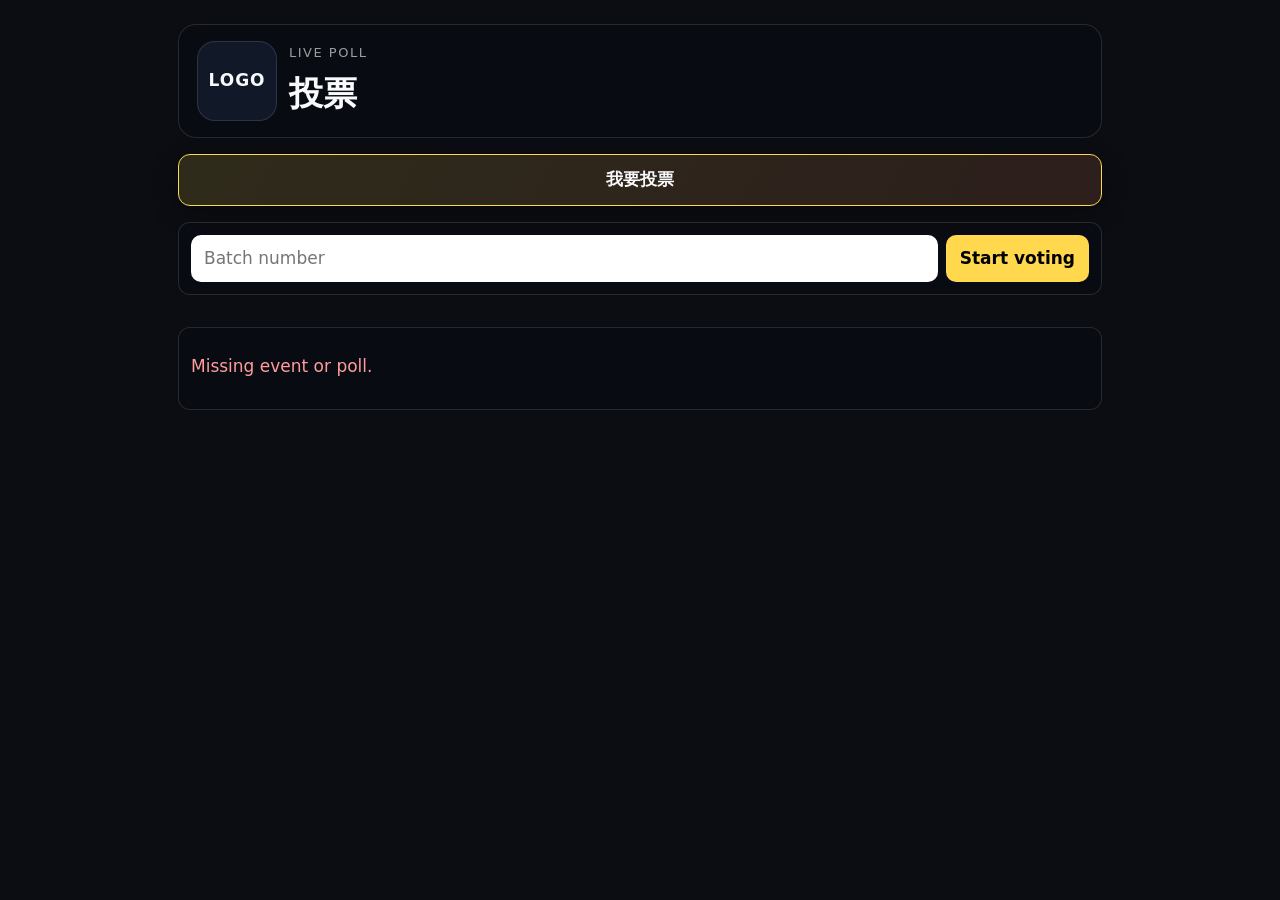
<file: vote.html>
<!-- vote.html -->
<!doctype html>
<html lang="zh-HK">
<head>
  <meta charset="utf-8" />
  <meta name="viewport" content="width=device-width, initial-scale=1, viewport-fit=cover" />
  <title>投票</title>
  <link rel="stylesheet" href="./landing.css" />
  <style>
    :root {
      --panel-bg: rgba(10, 12, 18, 0.78);
      --accent: #ffd84d;
      --accent-2: #ff8b5f;
      --border: rgba(255,255,255,.12);
    }
    * { box-sizing: border-box; }
    html, body { height: 100%; margin: 0; }
    body { font-family: "Inter", "Noto Sans", system-ui, -apple-system, Segoe UI, sans-serif; color:#f8fafc; background:#0b0d12; }
    #publicBg { position: fixed; inset: 0; z-index: 0; background:#0b0d12; opacity:1; background-size: cover; background-position: center; background-repeat: no-repeat; }
    .vote-shell { position: relative; z-index: 1; max-width: 960px; margin: 0 auto; padding: 24px 18px 48px; display: flex; flex-direction: column; gap: 16px; }
    .vote-hero { display: grid; grid-template-columns: 1fr; gap: 16px; align-items: center; background: var(--panel-bg); border:1px solid var(--border); border-radius: 18px; padding: 16px 18px; backdrop-filter: saturate(130%) blur(2px); }
    .brand { display:flex; align-items:center; gap:12px; }
    .brand-logo { width:80px; height:80px; border-radius: 18px; background:#111827; border:1px solid var(--border); display:grid; place-items:center; font-weight:700; letter-spacing:1px; background-size:contain; background-position:center; background-repeat:no-repeat; }
    .brand-text h1 { margin:6px 0 0; font-size:clamp(24px, 4vw, 34px); }
    .eyebrow { margin:0; font-size:13px; text-transform:uppercase; letter-spacing:1.5px; color:rgba(255,255,255,.6); }
    .tabs { display:flex; gap:8px; }
    .tab { flex:1; text-align:center; padding:12px 10px; border-radius:12px; border:1px solid var(--border); background:rgba(255,255,255,.05); font-weight:600; }
    .tab.active { border-color: var(--accent); box-shadow:0 6px 24px rgba(0,0,0,.35); background:linear-gradient(120deg, rgba(255,216,77,.15), rgba(255,139,95,.14)); }
    .opt-grid { display:flex; flex-wrap:wrap; justify-content:center; gap:12px; }
    .opt-card { width:100%; max-width:320px; flex:1 1 240px; text-align:left; padding:12px 12px; border-radius:14px; border:1px solid rgba(0,0,0,.1); background:rgba(255,255,255,.75); color:#000; cursor:pointer; display:flex; gap:12px; align-items:center; transition:transform 80ms ease, border-color 120ms, box-shadow 120ms; }
    .opt-card:hover { border-color: rgba(0,0,0,.2); box-shadow:0 6px 16px rgba(0,0,0,.25); transform: translateY(-2px); }
    .opt-card:disabled { opacity:.55; cursor:not-allowed; }
    .thumb { width:64px; height:64px; border-radius:12px; background:rgba(255,255,255,.85); border:1px solid rgba(0,0,0,.08); display:grid; place-items:center; overflow:hidden; flex:0 0 auto; }
    .thumb img { width:100%; height:100%; object-fit:cover; }
    .thumb-placeholder { font-weight:700; font-size:18px; color:rgba(0,0,0,.7); }
    .opt-body { display:flex; flex-direction:column; gap:4px; flex:1; justify-content:center; }
    .opt-text { font-size:18px; font-weight:700; line-height:1.35; color:#000; white-space:normal; word-break:break-word; }
    .opt-meta { font-size:13px; opacity:.65; color:#111; }
    .muted { opacity:.75; font-size: 14px; }
    .success { color:#7ef58c; margin-top:4px }
    .error { color:#ff9d9d; margin-top:4px }
    .hidden { display:none }
    .status-wrap { background: var(--panel-bg); border:1px solid var(--border); border-radius:12px; padding:12px; }
    .vote-login { display:grid; grid-template-columns: 1fr auto; gap:8px; background: var(--panel-bg); border:1px solid var(--border); border-radius:12px; padding:12px; }
    .vote-login input { min-height:44px; border-radius:10px; border:1px solid var(--border); padding:10px 12px; font:inherit; }
    .vote-login button, .confirm-bar button { min-height:44px; border:0; border-radius:10px; padding:10px 14px; font:inherit; font-weight:800; cursor:pointer; background:var(--accent); color:#000; }
    .confirm-bar { display:flex; gap:10px; align-items:center; justify-content:space-between; flex-wrap:wrap; background: var(--panel-bg); border:1px solid var(--border); border-radius:12px; padding:12px; }
    .confirm-bar.hidden { display:none; }
    .opt-card.selected { outline:3px solid var(--accent); background:#fff; }
    @media (max-width: 620px){ .vote-login{ grid-template-columns:1fr; } }
  </style>
</head>
<body>
  <div id="publicBg"></div>
  <main class="vote-shell">
    <header class="vote-hero">
      <div class="brand">
        <div id="voteLogo" class="brand-logo">LOGO</div>
        <div class="brand-text">
          <p class="eyebrow">Live Poll</p>
          <h1 id="pollQ">投票</h1>
        </div>
      </div>
    </header>

    <div class="tabs">
      <div class="tab active">我要投票</div>
    </div>

    <form id="identityForm" class="vote-login">
      <input id="batchInput" autocomplete="off" placeholder="Batch number" required />
      <button type="submit">Start voting</button>
    </form>

    <div id="optWrap" class="opt-grid"></div>

    <div id="confirmBar" class="confirm-bar hidden">
      <span id="selectedText" class="muted"></span>
      <button id="confirmVote" type="button">Confirm submit</button>
    </div>

    <div class="status-wrap">
      <p id="status" class="muted"></p>
      <p id="done" class="success hidden">✅ 已記錄你的投票，謝謝！</p>
      <p id="err" class="error hidden"></p>
    </div>
  </main>
  <script type="module" src="./src/polls_voter.js?v=20260712n"></script>
</body>
</html>
</file>
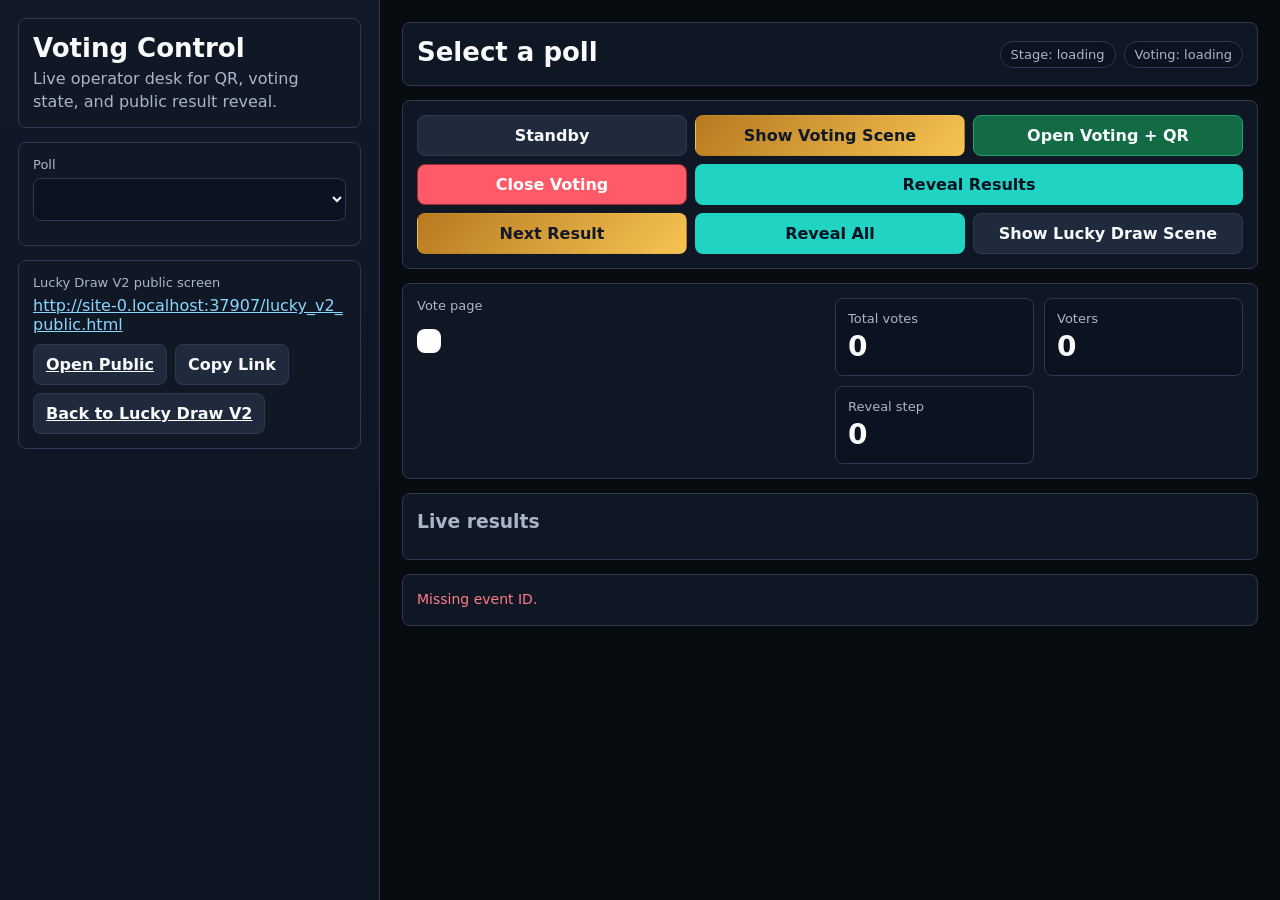
<file: voting_control.html>
<!DOCTYPE html>
<html lang="zh-HK">
<head>
  <meta charset="UTF-8">
  <meta name="viewport" content="width=device-width, initial-scale=1.0">
  <title>Voting Control</title>
  <link rel="icon" href="data:,">
  <link rel="stylesheet" href="./styles.css">
  <style>
    :root{color-scheme:dark;--bg:#080b10;--panel:#111827;--panel2:#162033;--line:#2d3a51;--text:#f8fafc;--muted:#aab6c8;--accent:#20d3c2;--gold:#ffd166;--danger:#ff5a67;--ok:#39d98a}
    *{box-sizing:border-box}
    body{margin:0;min-height:100vh;background:var(--bg);color:var(--text);font-family:system-ui,-apple-system,BlinkMacSystemFont,"Segoe UI",sans-serif}
    button,input,select{font:inherit}
    .vc-shell{display:grid;grid-template-columns:minmax(300px,380px) 1fr;min-height:100vh}
    .vc-side{padding:18px;border-right:1px solid var(--line);background:linear-gradient(180deg,#111827,#0d1422);overflow:auto}
    .vc-main{padding:22px;overflow:auto}
    .vc-panel{border:1px solid var(--line);background:rgba(17,24,39,.92);border-radius:8px;padding:14px;margin-bottom:14px}
    .vc-title{margin:0 0 4px;font-size:26px;font-weight:900;letter-spacing:0}
    .vc-sub{margin:0;color:var(--muted);line-height:1.45}
    .vc-row{display:flex;gap:8px;align-items:center;flex-wrap:wrap}
    .vc-grid{display:grid;grid-template-columns:repeat(2,minmax(0,1fr));gap:10px}
    .vc-field{display:flex;flex-direction:column;gap:6px;margin-bottom:10px}
    .vc-field span{font-size:13px;color:var(--muted)}
    .vc-field input,.vc-field select{width:100%;border:1px solid var(--line);border-radius:8px;background:#0b1220;color:var(--text);padding:10px}
    .vc-btn{border:1px solid var(--line);border-radius:8px;background:#1f2a3d;color:var(--text);padding:10px 12px;cursor:pointer;font-weight:800}
    .vc-btn:hover{border-color:var(--accent)}
    .vc-btn.primary{background:linear-gradient(135deg,#0f9f93,#1f7aec);border-color:transparent}
    .vc-btn.gold{background:linear-gradient(135deg,#b7791f,#f6c453);color:#111827;border-color:transparent}
    .vc-btn.ok{background:#126b45;border-color:#1fa56b}
    .vc-btn.danger{background:#6d1f2a;border-color:#9f2c3b}
    .vc-actions{display:grid;grid-template-columns:repeat(3,minmax(0,1fr));gap:8px}
    .vc-actions .wide{grid-column:span 2}
    .vc-chip{display:inline-flex;align-items:center;gap:6px;border:1px solid var(--line);border-radius:999px;padding:5px 10px;background:#0b1220;color:var(--muted);font-size:13px}
    .vc-chip.ok{color:#b9ffd8;border-color:#1f8f61}
    .vc-chip.warn{color:#ffe0a3;border-color:#b7791f}
    .vc-chip.live{color:#a8fff7;border-color:#20d3c2}
    .vc-poll-list{display:grid;gap:8px}
    .vc-poll{border:1px solid var(--line);border-radius:8px;background:#0b1220;padding:10px;cursor:pointer}
    .vc-poll.active{border-color:var(--accent);box-shadow:0 0 0 1px rgba(32,211,194,.35)}
    .vc-poll strong{display:block;line-height:1.25}
    .vc-poll small{display:block;margin-top:4px;color:var(--muted)}
    .vc-stats{display:grid;grid-template-columns:repeat(auto-fit,minmax(150px,1fr));gap:10px}
    .vc-stat{border:1px solid var(--line);border-radius:8px;background:#0b1220;padding:12px}
    .vc-stat span{display:block;color:var(--muted);font-size:13px}
    .vc-stat strong{display:block;margin-top:4px;font-size:28px}
    .vc-bars{display:grid;gap:10px}
    .vc-bar{display:grid;grid-template-columns:minmax(120px,220px) 1fr 70px;gap:10px;align-items:center}
    .vc-track{height:18px;border-radius:999px;background:#0b1220;border:1px solid var(--line);overflow:hidden}
    .vc-fill{height:100%;background:linear-gradient(90deg,var(--accent),var(--gold))}
    .vc-link{color:#8bd5ff;word-break:break-all}
    .vc-qr{display:grid;place-items:center;padding:12px;background:#fff;border-radius:8px;width:max-content;max-width:100%}
    .vc-status{min-height:22px;color:var(--muted);font-size:14px;line-height:1.45}
    @media(max-width:980px){.vc-shell{grid-template-columns:1fr}.vc-side{border-right:0;border-bottom:1px solid var(--line)}.vc-actions{grid-template-columns:1fr 1fr}.vc-actions .wide{grid-column:span 1}.vc-bar{grid-template-columns:1fr}}
  </style>
</head>
<body>
  <div class="vc-shell">
    <aside class="vc-side">
      <section class="vc-panel">
        <h1 class="vc-title">Voting Control</h1>
        <p class="vc-sub">Live operator desk for QR, voting state, and public result reveal.</p>
      </section>

      <section class="vc-panel">
        <div class="vc-field">
          <span>Poll</span>
          <select id="pollSelect"></select>
        </div>
        <div id="pollList" class="vc-poll-list"></div>
      </section>

      <section class="vc-panel">
        <div class="vc-field">
          <span>Lucky Draw V2 public screen</span>
          <a id="v2PublicLink" class="vc-link" href="#" target="_blank" rel="noopener"></a>
        </div>
        <div class="vc-row">
          <a id="openPublic" class="vc-btn" href="#" target="_blank" rel="noopener">Open Public</a>
          <button id="copyPublic" class="vc-btn">Copy Link</button>
          <a id="backCms" class="vc-btn" href="#">Back to Lucky Draw V2</a>
        </div>
      </section>
    </aside>

    <main class="vc-main">
      <section class="vc-panel">
        <div class="vc-row" style="justify-content:space-between">
          <div>
            <h2 id="pollTitle" class="vc-title">Select a poll</h2>
            <p id="pollMeta" class="vc-sub"></p>
          </div>
          <div class="vc-row">
            <span id="stageChip" class="vc-chip">Stage: loading</span>
            <span id="openChip" class="vc-chip">Voting: loading</span>
          </div>
        </div>
      </section>

      <section class="vc-panel">
        <div class="vc-actions">
          <button id="standbyPoll" class="vc-btn">Standby</button>
          <button id="showQr" class="vc-btn gold">Show Voting Scene</button>
          <button id="openVoting" class="vc-btn ok">Open Voting + QR</button>
          <button id="closeVoting" class="vc-btn danger">Close Voting</button>
          <button id="startResults" class="vc-btn primary wide">Reveal Results</button>
          <button id="nextResult" class="vc-btn gold">Next Result</button>
          <button id="revealAll" class="vc-btn primary">Reveal All</button>
          <button id="clearStage" class="vc-btn">Show Lucky Draw Scene</button>
        </div>
      </section>

      <section class="vc-panel">
        <div class="vc-grid">
          <div>
            <div class="vc-field">
              <span>Vote page</span>
              <a id="voteLink" class="vc-link" href="#" target="_blank" rel="noopener"></a>
            </div>
            <div id="qrPreview" class="vc-qr"></div>
          </div>
          <div>
            <div class="vc-stats">
              <div class="vc-stat"><span>Total votes</span><strong id="totalVotes">0</strong></div>
              <div class="vc-stat"><span>Voters</span><strong id="totalVoters">0</strong></div>
              <div class="vc-stat"><span>Reveal step</span><strong id="revealStep">0</strong></div>
            </div>
          </div>
        </div>
      </section>

      <section class="vc-panel">
        <h3 class="vc-sub" style="margin:0 0 10px">Live results</h3>
        <div id="resultBars" class="vc-bars"></div>
      </section>

      <section class="vc-panel">
        <div id="status" class="vc-status">Loading...</div>
      </section>
    </main>
  </div>
  <script src="./qrcode.min.js"></script>
  <script type="module" src="./src/voting_control.js?v=20260712n"></script>
</body>
</html>
</file>
<file: pre_event_apply.css>
:root {
  --bg: #f5f7fb;
  --ink: #14171f;
  --muted: #687083;
  --panel: rgba(255, 255, 255, 0.92);
  --line: rgba(20, 23, 31, 0.12);
  --accent: #155eef;
  --accent-dark: #0f48ba;
  --danger: #b42318;
}

* { box-sizing: border-box; }

[hidden] { display: none !important; }

body {
  margin: 0;
  min-height: 100vh;
  font-family: Inter, "Noto Sans", system-ui, -apple-system, Segoe UI, sans-serif;
  color: var(--ink);
  background: var(--bg);
}

.pe-shell {
  width: min(1040px, calc(100% - 32px));
  margin: 0 auto;
  padding: 28px 0 56px;
}

.pe-hero {
  padding: 18px 0 22px;
}

.pe-logo {
  display: none;
  max-width: 180px;
  max-height: 90px;
  object-fit: contain;
  margin-bottom: 18px;
}

.pe-kicker {
  margin: 0 0 6px;
  color: var(--accent-dark);
  font-size: 13px;
  font-weight: 700;
  text-transform: uppercase;
  letter-spacing: 0;
}

h1, h2 {
  margin: 0;
  letter-spacing: 0;
}

h1 {
  font-size: clamp(32px, 5vw, 56px);
  line-height: 1.04;
}

h2 {
  font-size: 24px;
  line-height: 1.2;
}

.pe-muted {
  color: var(--muted);
}

.pe-en {
  color: inherit;
  font-size: 0.86em;
  font-weight: inherit;
  opacity: 0.78;
}

.pe-action-note {
  display: block;
  margin-top: 4px;
  font-size: 0.72em;
  font-weight: 600;
  line-height: 1.25;
  opacity: 0.78;
}

.pe-panel {
  margin-top: 16px;
  padding: 20px;
  background: var(--panel);
  border: 1px solid var(--line);
  border-radius: 8px;
  box-shadow: 0 16px 36px rgba(20, 23, 31, 0.08);
}

.pe-panel-head {
  display: flex;
  justify-content: space-between;
  gap: 12px;
  align-items: flex-start;
  margin-bottom: 18px;
}

.pe-form {
  display: flex;
  flex-direction: column;
  gap: 16px;
}

.pe-grid {
  display: grid;
  grid-template-columns: repeat(2, minmax(0, 1fr));
  gap: 14px;
}

.pe-flow {
  display: grid;
  gap: 14px;
}

.pe-step {
  display: grid;
  grid-template-columns: minmax(0, 1fr);
  gap: 14px;
  align-items: start;
  padding: 14px;
  border: 1px solid var(--line);
  border-radius: 8px;
  background: #fff;
}

.pe-step.pe-grid {
  grid-template-columns: repeat(2, minmax(0, 1fr));
}

.pe-shuttle {
  grid-template-columns: repeat(2, minmax(0, 1fr));
}

.pe-collapsible {
  overflow: hidden;
  max-height: 900px;
  opacity: 1;
  transform: translateY(0);
  transition:
    max-height 320ms ease,
    opacity 220ms ease,
    transform 260ms ease,
    padding-top 260ms ease,
    padding-bottom 260ms ease,
    margin-top 260ms ease,
    border-color 260ms ease;
}

.pe-collapsible.is-collapsed {
  max-height: 0;
  opacity: 0;
  transform: translateY(-8px);
  padding-top: 0;
  padding-bottom: 0;
  margin-top: -6px;
  border-color: transparent;
  pointer-events: none;
}

.pe-static-field strong {
  display: flex;
  align-items: center;
  min-height: 44px;
  padding: 10px 12px;
  border: 1px solid var(--line);
  border-radius: 8px;
  background: #f7f9fc;
  color: var(--accent-dark);
}

.pe-visually-hidden {
  position: absolute;
  width: 1px !important;
  height: 1px !important;
  padding: 0 !important;
  margin: -1px !important;
  overflow: hidden !important;
  clip: rect(0 0 0 0) !important;
  white-space: nowrap !important;
  border: 0 !important;
}

.pe-field {
  display: flex;
  flex-direction: column;
  gap: 6px;
  font-weight: 700;
}

.pe-field input,
.pe-field select,
.pe-field textarea {
  width: 100%;
  min-height: 44px;
  padding: 10px 12px;
  border: 1px solid var(--line);
  border-radius: 8px;
  background: #fff;
  color: var(--ink);
  font: inherit;
  font-weight: 500;
}

.pe-choice {
  display: flex;
  gap: 14px;
  flex-wrap: wrap;
  padding: 12px;
  border: 1px solid var(--line);
  border-radius: 8px;
}

.pe-choice legend {
  padding: 0 6px;
  font-weight: 700;
}

.pe-choice label {
  display: inline-flex;
  gap: 8px;
  align-items: center;
  min-height: 36px;
}

.pe-primary,
.pe-secondary {
  border: 0;
  border-radius: 8px;
  min-height: 44px;
  padding: 10px 16px;
  font: inherit;
  font-weight: 800;
  cursor: pointer;
}

.pe-primary {
  color: #fff;
  background: var(--accent);
}

.pe-primary:hover { background: var(--accent-dark); }
.pe-primary:disabled { opacity: 0.55; cursor: not-allowed; }

.pe-secondary {
  color: var(--ink);
  background: #eef2f7;
  border: 1px solid var(--line);
}

.pe-message {
  min-height: 20px;
  margin: 0;
  color: var(--muted);
}

.pe-message.is-error,
.pe-notice.is-error {
  color: var(--danger);
}

.pe-notice {
  display: none;
  margin: 0 0 16px;
  padding: 12px;
  border-radius: 8px;
  background: #eef4ff;
  color: #1849a9;
  font-weight: 700;
}

.pe-notice:not(:empty) { display: block; }

.pe-summary {
  display: grid;
  grid-template-columns: repeat(2, minmax(0, 1fr));
  gap: 10px;
  margin-top: 14px;
}

.pe-summary div {
  min-height: 64px;
  padding: 12px;
  border: 1px solid var(--line);
  border-radius: 8px;
  background: #fff;
}

.pe-summary strong {
  display: block;
  margin-bottom: 4px;
  color: var(--muted);
  font-size: 13px;
}

@media (max-width: 720px) {
  .pe-shell { width: min(100% - 24px, 1040px); padding-top: 18px; }
  .pe-grid,
  .pe-summary { grid-template-columns: 1fr; }
  .pe-step,
  .pe-step.pe-grid,
  .pe-shuttle { grid-template-columns: 1fr; }
  .pe-panel-head { flex-direction: column; }
  h1 { font-size: 34px; }
}
</file>
<file: styles.css>
/* ===== THEME VARIABLES ===== */
:root {
  --bg: #ffffff;
  --card-bg: #3c79e3;
  --text: #fff;
  --muted: #8892a5;
  --border: #1f2633;
}

body.theme-light {
  --bg: #f5f7fa;
  --card-bg: #ffffff;
  --text: #222;
  --muted: #666;
  --border: #d0d4da;
}

:root{--bg:#0b0f1a;--card:#121a2b;--muted:#90a4c0;--accent:#3bd;--success:#4cd964;--danger:#ff3b30;--warning:#ffd60a}
*{box-sizing:border-box}
html,body{height:100%}
body{margin:0;font-family:Inter,system-ui,Arial;color:#eef;background:var(--bg)}
header{position:sticky;top:0;background:linear-gradient(180deg,rgba(11,15,26,.95),rgba(11,15,26,.82));backdrop-filter:blur(8px);z-index:10;border-bottom:1px solid rgba(255,255,255,.08)}
.container{max-width:1900px;width:100%;margin:0 auto;padding:14px 16px}
.row{display:flex;gap:10px;flex-wrap:wrap;align-items:center}
.card{background:var(--card);border:1px solid rgba(255,255,255,.08);border-radius:16px;padding:14px}

/* Light / normal mode overrides */
body.theme-light{
  --bg: #f7f9fc;
  --card: #ffffff;
  --muted: #4c5566;
  color: #111;
  background: #f7f9fc;
}
body.theme-light header{
  background:linear-gradient(180deg,rgba(255,255,255,.96),rgba(247,249,252,.92));
  border-bottom:1px solid #d9e3f0;
}
body.theme-light .card,
body.theme-light .sidebar,
body.theme-light .event-item{
  background:#ffffff;
  border:1px solid #d9e3f0;
  color:#111;
  box-shadow:0 8px 20px rgba(0,0,0,.04);
}
body.theme-light .nav-item{ background:#f2f5fa; border:1px solid #d9e3f0; color:#0f1a2f; }
body.theme-light .nav-item.active{ outline:2px solid #3b82f6; background:#e8f0ff; }
body.theme-light input,
body.theme-light select,
body.theme-light textarea,
body.theme-light button{
  background:#ffffff;
  color:#0f1a2f;
  border:1px solid #d9e3f0;
}
body.theme-light .event-meta{ color:#4b5563; } /* event ID text darker */
body.theme-light .btn{ background:#f0f4fb; color:#0f1a2f; border:1px solid #d9e3f0; }
body.theme-light .primary{ background:#3b82f6!important; color:#fff!important; border:none; }
body.theme-light .stat{ background:#f3f6fb; border:1px solid #dbe4f2; color:#0f1a2f; }
body.theme-light .current-prize{ color:#0f1a2f; text-shadow:none; }
body.theme-light #prizeLeftInline.stat{ color:#0f1a2f; text-shadow:none; }

/* Tablet/Public launcher buttons */
.btn-public, .btn-tablet{
  background:#2e7be0;
  color:#fff;
  border:1px solid #1f66bd;
}
/* Tablet gets turquoise */
.btn-tablet{ background:#14b8a6; border:1px solid #0f9c8d; }
body.theme-light .btn-public{ background:#2563eb; border:1px solid #1d4ed8; color:#fff; }
body.theme-light .btn-tablet{ background:#008979; border:1px solid #0f9c8d; color:#fff; }

/* Header public/tablet buttons even without special class */
#btnPublicBoard,
a[href$="tablet.html"]{
  background:#2e7be0;
  color:#fff !important;
  border:1px solid #1f66bd;
}
body.theme-light #btnPublicBoard,
body.theme-light a[href$="tablet.html"]{
  background:#8002ba;
  color:#fff !important;
  border:1px solid #1d4ed8;
}
input,button,select,textarea{padding:10px 12px;border-radius:12px;border:1px solid rgba(255,255,255,.15);background:#0e1626;color:#eef}
textarea{resize:vertical}
input[type="number"]{width:90px}
button{cursor:pointer}
.btn{padding:10px 12px;border-radius:12px;border:1px solid rgba(255,255,255,.15);background:#0e1626;color:#eef;display:inline-block;text-decoration:none;transition:transform .08s ease,filter .08s ease;position:relative;overflow:hidden}
.btn:active,button:active{transform:translateY(1px) scale(.98);filter:brightness(.95)}
.btn::after,button::after{content:"";position:absolute;left:50%;top:50%;width:120%;padding-top:120%;transform:translate(-50%,-50%) scale(0);opacity:0;background:radial-gradient(circle,rgba(255,255,255,.35) 0%,rgba(255,255,255,.2) 35%,rgba(255,255,255,0) 70%);transition:transform .35s ease,opacity .6s ease;pointer-events:none}
.btn:active::after,button:active::after{transform:translate(-50%,-50%) scale(1);opacity:1;transition:transform .2s ease,opacity .2s ease}
.frame-tag{display:inline-flex;align-items:center;padding:8px 12px;border-radius:12px;border:1px solid rgba(255,255,255,.15);background:#0e1626;color:#eef;font-weight:600;font-size:13px}
body.theme-light .frame-tag{background:#f0f4fb;border:1px solid #d9e3f0;color:#0f1a2f}
.primary{background:var(--accent)!important;color:#012!important;border:none}
.success{background:var(--success)!important;color:#012!important;border:none}
.danger{background:var(--danger)!important;color:#fff!important;border:none}
.warning{background:var(--warning)!important;color:#121!important}
button:disabled{opacity:.55;cursor:not-allowed}
.grid{display:grid;grid-template-columns:repeat(auto-fill,minmax(120px,1fr));gap:10px}
.grid-2{display:grid;grid-template-columns:repeat(auto-fit,minmax(240px,1fr));gap:10px}
#landingQR,
#preEventApplyQR{width:max-content;max-width:100%}
#landingQR .grid-2,
#preEventApplyQR .grid-2{grid-template-columns:minmax(0,256px);justify-items:start}
#landingQR .muted,
#preEventApplyQR .muted{max-width:256px;overflow-wrap:anywhere}
#landingQR .grid-2 > div:last-child,
#preEventApplyQR .grid-2 > div:last-child{width:100%}
#landingQR .grid-2 > div:last-child > div:last-child,
#preEventApplyQR .grid-2 > div:last-child > div:last-child{justify-content:flex-start}
.pill{font-size:12px;color:#c9d3e7;opacity:.85}
.bar{display:flex;gap:8px;flex-wrap:wrap}
.stat{background:rgba(255,255,255,.06);border:1px solid rgba(255,255,255,.12);border-radius:12px;padding:8px 10px;font-size:13px}
.tabs{display:flex;gap:8px}
.tabs .active{outline:2px solid var(--accent)}
footer{opacity:.6;text-align:center;padding:10px}
.stage{position:relative;min-height:60vh;border-radius:18px;background:radial-gradient(1200px 600px at 50% 0%,rgba(59,221,255,.18),transparent 60%),rgba(0,0,0,.35);border:1px solid rgba(255,255,255,.08);overflow:hidden}
.bg{position:absolute;inset:0;background-position:center;background-size:cover;filter:blur(6px) brightness(.6);opacity:.6}
.logo{
  position:absolute;
  left:16px;
  top:16px;
  z-index:2;
  max-width:200px;
  max-height:200px;
  opacity:.100
}
.stage-inner{position:relative;z-index:2;display:flex;flex-direction:column;align-items:center;justify-content:center;height:100%;padding:24px 32px;text-align:center}
.banner{
  width:100%;
  height:220px;
  max-height: 80px;
  background-size:contain;
  background-repeat:no-repeat;
  background-position:center;
  margin-bottom:16px;
  border-radius:12px
}
@media (min-width:1600px){ .banner{height:300px} }
.prize-title{font-size:clamp(24px,2.6vw,52px);opacity:.95;margin:0 auto 14px;font-weight:800;}
.batch-grid{display:grid;grid-template-columns:repeat(auto-fit,minmax(280px,1fr));gap:16px;align-items:stretch;width:100%;max-width:1800px;margin:0 auto 12px}

.winners-list{display:flex;gap:8px;flex-wrap:wrap;justify-content:center;margin-top:8px}
.chip{background:rgba(255,255,255,.08);border:1px solid rgba(255,255,255,.15);border-radius:999px;padding:6px 12px;font-size:16px}
.overlay{position:fixed;inset:0;background:rgba(0,0,0,.75);display:none;align-items:center;justify-content:center;z-index:50}
.overlay.show{display:flex}
.count{font-size:clamp(80px,12vw,220px);font-weight:900;animation:pump .6s ease both}
@keyframes pump{0%{transform:scale(.6);opacity:.2}60%{transform:scale(1.1);opacity:1}100%{transform:scale(1)}}
#confetti{
  position:fixed;
  inset:0;
  pointer-events:none;
  z-index:9999; /* was 40 — ensure it's above stage, banners, etc. */
}
body.public-mode header{display:none}
body.public-mode .container{max-width:100vw;padding:0 0}
body.public-mode #publicView .stage{min-height:100vh;border-radius:0;border:none}
/* let the right column actually shrink instead of forcing overflow */
.cms-grid{
  display:grid;
  grid-template-columns: 280px minmax(0, 1fr);
  gap:12px;
}
.sidebar{position:sticky;top:76px;align-self:start;background:var(--card);border:1px solid rgba(255,255,255,.08);border-radius:16px;padding:12px;height:max-content}
.sidebar-title{font-weight:800;margin-bottom:8px}
.event-list{display:flex;flex-direction:column;gap:6px;margin-bottom:12px}
.event-item{display:flex;flex-direction:column;gap:2px;padding:10px;border-radius:12px;border:1px solid rgba(255,255,255,.12);cursor:pointer;background:rgba(255,255,255,.03)}
.event-item.active{outline:2px solid var(--accent);background:rgba(59,221,255,.07)}
.event-name{font-weight:800}
.event-meta{font-size:12px;color:#cfe}
.sidebar-form{display:flex;flex-direction:column;gap:8px}
.cms-main{display:flex;flex-direction:column;gap:12px}
.qr-box{width:224px;height:224px;display:flex;align-items:center;justify-content:center;background:#0e1626;border:1px solid rgba(255,255,255,.12);border-radius:12px}
#pageGameBooths{overflow:hidden}
#gameBoothVisitorLink > div{display:grid!important;grid-template-columns:minmax(0,1fr);gap:8px;align-items:center!important;justify-items:center;text-align:center}
#gameBoothVisitorLink strong,#gameBoothVisitorLink a{grid-column:1}
#gameBoothVisitorLink a{min-width:0;max-width:100%;overflow-wrap:anywhere;text-align:center}
#gameBoothVisitorQR{display:inline-grid;grid-column:1;place-items:center;flex:0 0 auto;background:#fff;padding:6px;border-radius:8px}
.game-booth-list{display:grid;grid-template-columns:repeat(auto-fit,minmax(220px,280px));gap:16px;align-items:start;justify-content:center}
.game-booth-card{border:1px solid rgba(255,255,255,.12);border-radius:8px;padding:12px;background:rgba(255,255,255,.04);display:grid;gap:12px;min-width:0;overflow:hidden;justify-items:center;text-align:center}
.game-booth-head{display:grid;grid-template-columns:minmax(0,1fr);gap:8px;align-items:end}
.game-booth-head label{display:flex;flex-direction:column;gap:5px;min-width:0;width:100%;font-weight:700;text-align:center}
.game-booth-head label span{font-size:13px;line-height:1.25;overflow-wrap:anywhere}
.game-booth-head input{width:100%;min-width:0;text-align:center}
.game-booth-head .btn.small{justify-self:center;max-width:120px;white-space:normal;line-height:1.15;text-align:center}
.game-booth-qr{width:min(180px,100%);aspect-ratio:1;height:auto;display:grid;place-items:center;justify-self:center;background:#fff;padding:8px;border-radius:8px}
.game-booth-qr canvas,.game-booth-qr img,#gameBoothVisitorQR canvas,#gameBoothVisitorQR img{max-width:100%;height:auto!important}
.game-booth-card a{font-size:12px;line-height:1.25;overflow-wrap:anywhere;word-break:break-word;text-align:center}
@media (max-width: 720px){
  #gameBoothVisitorLink > div{grid-template-columns:1fr}
  #gameBoothVisitorQR{grid-column:1;grid-row:auto;justify-self:center}
}
/* ... keep your existing styles ... */

/* left nav items */
.nav-list { display:flex; flex-direction:column; gap:6px; margin-top:8px }
.nav-item { text-align:left; width:100%; padding:10px 12px; border-radius:12px; background:#0e1626; border:1px solid rgba(255,255,255,.12); color:#eef; cursor:pointer }
.nav-item.active { outline:2px solid var(--accent); background:rgba(59,221,255,.08) }

/* embedded stage (pageStage) mirrors main stage visuals */
#pageStage .stage .logo { max-width:160px; max-height:64px }

/* simple table styling for Events Manage */
.table { width:100%; border-collapse:separate; border-spacing:0 8px }
.table th, .table td { padding:10px 12px; text-align:left }
.table tr { background:rgba(255,255,255,.06); border:1px solid rgba(255,255,255,.12) }

/* User list (使用者列表) spacing */
#pageUsers table { width:100%; border-collapse:separate; border-spacing:0 8px; }
#pageUsers th, #pageUsers td { padding:12px 16px; text-align:left; }
#pageUsers tr { background:rgba(255,255,255,.05); border:1px solid rgba(255,255,255,.1); }


/* ===== Embedded stage inside CMS (抽獎舞台) — single consolidated rule set ===== */
#pageStage .stage {
  /* keep aspect & avoid global min-height */
  aspect-ratio: 16 / 9;
  height: auto;
  min-height: auto;
  position: relative;

  /* keep it centered and fixed-width within the card */
  width: 100%;
  max-width: 100%;
  overflow: hidden;
  margin: 0 auto;
}

#pageStage .stage .stage-inner {
  /* center content vertically/horizontally and scale padding responsively */
  justify-content: center;
  padding: clamp(12px, 2.5vw, 24px) clamp(16px, 3.5vw, 32px);
}

#pageStage .banner {
  height: clamp(100px, 18vh, 220px);
}

#pageStage .batch-grid {
  /* never overflow the card and keep items centered */
  width: 100%;
  max-width: 100%;
  grid-template-columns: repeat(auto-fit, minmax(220px, 1fr));
  justify-items: center;
  align-content: start;
}

#pageStage .winner-card {
  /* prevent layout stretch and wrap long names */
  max-width: 100%;
  word-break: break-word;
}

#pageStage .winner-card .name {
  font-size: clamp(28px, 3.2vw, 32px);
}
#pageStage .winner-card .dept {
  font-size: clamp(14px, 1.8vw, 28px);
}



body.public-mode .reroll-btn { display: none !important; }

#rerollPanel .table tr { background:rgba(255,255,255,.05); }
#rerollPanel .swap { font-weight:600 }
#rerollPanel .swap .old { opacity:.75; text-decoration:line-through }
#rerollPanel .swap .arrow { opacity:.6; margin:0 6px }

.badge { display:inline-block; padding:4px 8px; border-radius:999px; font-size:12px }
.badge.present { background:rgba(76,217,100,.15); border:1px solid rgba(76,217,100,.35); color:#d0ffd8 }
.badge.absent  { background:rgba(255,59,48,.10); border:1px solid rgba(255,59,48,.28); color:#ffd7d4 }

/* Prize header precise alignment */
.prize-header{
  display:flex;
  align-items:center;        /* center the pill to the title’s visual middle */
  justify-content:center;
  gap:12px;
  flex-wrap:wrap;
}

.prize-header .prize-title{
  margin:0;
  line-height:1.15;           /* keep big title tight so centering is predictable */
}

.prize-header .stat{
  display:inline-flex;       /* shrink to content and allow centering of text */
  align-items:center;        /* center text within the pill vertically */
  line-height:1;             /* remove extra vertical slack */
  padding:6px 12px;          /* slimmer pill height */
  border-radius:12px;
  /* micro-nudge to visually align with cap height of big title */
  transform: translateY(-1px);
}


#statsPrizeLeft {
  display: none !important;
}

/* Hide stats in Public view */
body.public-mode #statsRemain,
body.public-mode #statsWinners {
  display: none !important;
}

/* In CMS (default), keep them visible */
#statsRemain,
#statsWinners {
  display: inline-block;
}

/* When a poll is set active and we want the QR centered on the public stage */
body.public-mode.poll-only #publicView .prize-header,
body.public-mode.poll-only #publicView #currentBatch,
body.public-mode.poll-only #publicView #winnersChips,
body.public-mode.poll-only #publicView #statsRemain,
body.public-mode.poll-only #publicView #statsWinners,
body.public-mode.poll-only #publicView #statsPrizeLeft {
  display: none !important;
}

body.public-mode.poll-only #publicView #pollPublicRow {
  display: flex !important;
  margin-top: 6vh;
}

body.public-mode.poll-only #publicView .stage-inner {
  justify-content: center !important;
  min-height: 70vh; /* keep it visually centered vertically */
}

/* Bigger, responsive QR while centered */
body.public-mode.poll-only #publicView .qr-box {
  width: min(46vw, 420px);
  height: min(46vw, 420px);
}

/* ==== Poll results (public) ==== */
.result-board{
  width:100%;
  max-width:1600px;
  margin:10px auto 0;
  display:flex;
  flex-direction:column;
  align-items:center;
}

.bars-vertical{
  display:flex;
  align-items:flex-end;      /* bottom baseline */
  justify-content:center;
  gap:18px;
  width:100%;
  height:52vh;               /* chart height */
  max-height:720px;
  padding:10px 16px 0;
}

/* one column */
.vbar{
  position:relative;
  width:min(12vw,160px);
  min-width:88px;
  height:100%;
  display:flex;
  flex-direction:column;
  justify-content:flex-end;
  align-items:center;
}

/* background pillar */
.vbar .shaft{
  position:relative;
  width:70%;
  height:100%;
  border-radius:14px;
  border:1px solid rgba(255,255,255,.14);
  background:rgba(255,255,255,.06);
  overflow:hidden;
  display:flex;
  align-items:flex-end;       /* bottom fill */
}

/* animated fill (height grows 0 -> pct) */
.vbar .fill{
  width:100%;
  height:0%;
  transition:height .8s ease;
  background:linear-gradient(180deg, rgba(59,221,255,.9), rgba(59,221,255,.55));
}

/* option label under pillar */
.vbar .label{
  margin-top:8px;
  font-weight:800;
  text-align:center;
  max-width:92%;
  line-height:1.2;
}

/* percentage bubble at top of the pillar */
.vbar .pct{
  position:absolute;
  top:-26px;
  font-size:14px;
  opacity:.9;
}

/* Crown drop */
.vbar .crown{
  position:absolute;
  top:-64px;                 /* starts off-screen */
  font-size:46px;
  line-height:1;
  animation:crown-drop-vert .7s ease .1s both;
}
@keyframes crown-drop-vert{
  from{ transform:translateY(-30px) scale(.6); opacity:.0 }
  to  { transform:translateY(0)     scale(1);   opacity:1  }
}

/* When results board is showing on public screen, hide the usual stage bits */
body.public-mode.public-result #publicView .prize-header,
body.public-mode.public-result #publicView #currentBatch,
body.public-mode.public-result #publicView #winnersChips,
body.public-mode.public-result #publicView #statsRemain,
body.public-mode.public-result #publicView #statsWinners,
body.public-mode.public-result #publicView #statsPrizeLeft,
body.public-mode.public-result #publicView #pollPublicRow{
  display:none !important;
}
body.public-mode.public-result #publicView .stage-inner{
  justify-content:flex-start;
}
/* ===== Tablet mode: true fullscreen & responsive ===== */
body.tablet-mode { overflow:hidden; background:#0b0f1a; }
body.tablet-mode header { display:none; }
body.tablet-mode #cmsView,
body.tablet-mode #publicView { display:none !important; }

#tabletView {
  display:flex !important;
  width:100vw;
  height:100vh;
  padding:0;
  margin:0;
  align-items:center;
  justify-content:center;
}

#tabletView .stage {
  position:relative;
  width:100vw;
  height:100vh;
  margin:0;
  border-radius:0;
  box-shadow:none;
  background:transparent;
  overflow:hidden;
}

#tabletView .stage .bg,
#tabletView .stage #confetti3 {
  position:absolute;
  inset:0;
  width:100%;
  height:100%;
  pointer-events:none;
}

#tabletView .stage .stage-inner {
  position:relative;
  z-index:2;
  display:grid;
  grid-template-rows:auto auto 1fr auto auto;
  align-items:center;
  justify-items:center;
  width:100%;
  height:100%;
  padding:clamp(12px, 3vw, 48px);
  gap:clamp(8px, 2vw, 24px);
}

#tabletView .prize-title { font-size:clamp(22px, 4vw, 52px); text-align:center; }
#tabletView .stat        { font-size:clamp(14px, 2.2vw, 20px); }

#tabletView .batch-grid{
  width:min(96vw, 1400px);
  display:grid;
  grid-template-columns:repeat(auto-fit, minmax(clamp(140px, 18vw, 280px), 1fr));
  gap:clamp(8px, 2vw, 18px);
  align-content:start;
  justify-items:center;
}

#tabletView .winner-card{
  font-size:clamp(14px, 2.2vw, 22px);
  padding:clamp(8px, 1.8vw, 16px);
}

#tabletView .logo{
  max-width:min(30vw, 300px);
  height:auto;
  object-fit:contain;
}

/* Top-right fullscreen button for tablet view */
.tablet-fs-btn{
  position:absolute;
  top:12px;
  right:12px;
  z-index:6;
  background:rgba(255,255,255,.12);
  border:1px solid rgba(255,255,255,.18);
  backdrop-filter: blur(4px);
}

/* === SAFETY: When not in Public/Tablet, hide all .stage except the one in the CMS 抽獎舞台 tab === */
body:not(.public-mode):not(.tablet-mode) .stage { 
  display: none !important;
}
body:not(.public-mode):not(.tablet-mode) #pageStage .stage {
  display: block !important;
}

/* Also ensure non-active views never show their stages */
body:not(.public-mode)  #publicView  { display: none !important; }
body:not(.tablet-mode)  #tabletView  { display: none !important; }

/* Public view: make sure everything is visually centered */
#publicView .stage .stage-inner { justify-content: center; }

/* CMS stage: never let the grid overflow the card */
#pageStage .batch-grid { max-width: 100%; justify-items: center; }

#pageRoster .table input {
  padding: 6px 8px;
  height: 32px;
}

/* Keep name/department cells single-line and tidy */
#pageRoster td:nth-child(2),
#pageRoster td:nth-child(3) {
  white-space: nowrap;
  overflow: hidden;
  text-overflow: ellipsis;
}

/* PUBLIC: keep everything visually centered top/bottom */
#publicView .stage { min-height: 100vh; border-radius: 0; }
#publicView .stage .stage-inner { justify-content: center; min-height: 80vh; }

/* Remove stray canvas layering that caused corner confetti on CMS */
#confetti2, #confetti3 {
  position:absolute;
  inset:0;
  pointer-events:none;
  z-index:40; /* below overlays, above content bg */
}

/* Huge CTA on tablet */
.big-cta{
  display:inline-block;
  width:min(92vw, 1200px);
  height:clamp(64px, 10vw, 120px);
  font-size:clamp(22px, 4.2vw, 42px);
  font-weight:900;
  border-radius:18px;
  background:var(--accent);
  color:#012;
  border:none;
  box-shadow:0 10px 30px rgba(0,0,0,.25);
}

/* Roster: denser single-line rows (already partly in file; this tightens a bit more) */
#pageRoster .table th, #pageRoster .table td { padding: 6px 8px; line-height: 1.15; }

/* Subtle vertical centering correction for public stage */
#publicView .stage .stage-inner {
  padding-top: clamp(12px, 6vh, 64px);
  padding-bottom: clamp(12px, 6vh, 64px);
}

/* put in styles.css */
#guestTable thead th[data-sort="asc"]::after  { content: " ▲"; opacity:.7; font-size: .9em; }
#guestTable thead th[data-sort="desc"]::after { content: " ▼"; opacity:.7; font-size: .9em; }

/* Roster table spacing */
#guestTable th, #guestTable td {
  padding: 10px 14px;            /* more space between columns */
  vertical-align: middle;
  white-space: nowrap;
}
#prizeTable th, #prizeTable td {
  padding: 10px 12px;
  vertical-align: middle;
}

/* Show sort arrows at all times; switch when sorted */
#guestTable thead th[data-sortable="true"]::after {
  content: " ↕";
  opacity: .5;
  font-size: .9em;
  margin-left: 4px;
}
#guestTable thead th[data-sort="asc"]::after  { content: " ▲"; opacity: .9; }
#guestTable thead th[data-sort="desc"]::after { content: " ▼"; opacity: .9; }
#prizeTable thead th[data-sortable="true"]::after {
  content: " ↕";
  opacity: .5;
  font-size: .9em;
  margin-left: 4px;
}
#prizeTable thead th[data-sort="asc"]::after  { content: " ▲"; opacity: .9; }
#prizeTable thead th[data-sort="desc"]::after { content: " ▼"; opacity: .9; }

/* Small buttons look tidy in rows */
.btn.small { padding: 4px 8px; font-size: 12px; }
.btn.danger { border-color: #ff6b6b55; color: #ff6b6b; }

#guestTable .in { width: 120px; }
#guestTable .in.phone { width: 130px; }
#guestTable .in.name  { width: 160px; }

#guestTable thead th[data-sort="asc"],
#guestTable thead th[data-sort="desc"] {
  font-weight: 600;
}
#prizeTable thead th[data-sort="asc"],
#prizeTable thead th[data-sort="desc"] {
  font-weight: 600;
}

.stage-host { background:#0f0f0f; color:#fff; padding:12px; border-radius:12px; position:relative; }
.stage-top { display:flex; align-items:center; gap:12px; }
.stage-logo { width:80px; height:80px; object-fit:contain; }
.stage-banner { flex:1; max-height:120px; object-fit:cover; border-radius:8px; }

.stage-msg { margin:10px 0 12px; font-size:1.2rem; }

.winners-grid { display:grid; gap:12px; }


/* Top banner/message area */
.cms-stage .stage-top {
  padding: 8px 14px 0;
}
.cms-stage .stage-submsg {
  margin-top: 6px;
  font-size: clamp(14px, 1.4vw, 18px);
  font-weight: 600;
  opacity: .85;
}

/* Main stage: grid fills the area; countdown overlays it */
.cms-stage .stage-main {
  position: relative;
  display: grid;
}
#stageGrid {
  width: 100%;
  height: 100%;
  display: grid;
  grid-template-columns: repeat(auto-fit, minmax(200px, 1fr));
  gap: 12px;
  padding: 16px;
  box-sizing: border-box;
}
#stageCountdown {
  position: absolute;
  inset: 0;
  display: none;            /* JS toggles this */
  align-items: center;
  justify-content: center;
  font-size: clamp(48px, 10vw, 160px);
  font-weight: 900;
  color: rgba(0,0,0,.85);
  background: rgba(255, 255, 255, 0);
}
#stageCountdown.is-active{ display:flex; }
#pageStageDraw #stageCountdown,
body:not(.is-public) #stageCountdown {
  background-color: transparent !important;
}

/* Bottom controls stay inside the frame */
.cms-stage .stage-controls {
  display: flex;
  align-items: center;
  gap: 8px;
  padding: 10px 14px 12px;
  background: linear-gradient(to top, rgba(255,255,255,.85), rgba(255,255,255,0));
}
/* top area */
.cms-stage .stage-top{ padding:10px 14px 0; }
.cms-stage .stage-submsg{ margin-top:6px; font-weight:600; opacity:.9; }

/* grid fills the main area */
#stageGrid{
  width:100%; height:100%;
  display:grid;
  grid-template-columns:repeat(auto-fit,minmax(220px,1fr));
  gap:14px; padding:16px;
  box-sizing:border-box;
}

.reroll-log table{ width:100%; border-collapse:collapse; }
.reroll-log th, .reroll-log td{ padding:6px 8px; border-bottom:1px solid rgba(255,255,255,.06); }
.reroll-log th{ text-align:left; font-weight:700; color:#e2e8f0; }
.reroll-log tr:last-child td{ border-bottom:none; }

/* ---- Whole CMS lucky draw is a single 16:9 canvas ---- */
#pageStageDraw { 
  display: grid; 
  place-items: center; 
  padding: 16px; 
}

/* Tie the canvas size to its container, not the viewport (CMS only) */
body:not(.is-public) #cmsStage16x9.cms-stage{
  aspect-ratio:16/12;           /* CMS: taller canvas */
  width: 100%;
  max-width: 100%;
  height: auto;

  background:#0f1216;
  color:#111;
  border-radius:14px;
  overflow:hidden;
  box-shadow:0 10px 30px rgba(0,0,0,.35);

  display:grid;
  grid-template-rows: 96px 88px 1fr 72px;  /* header / prize strip / winners / footer */
  gap: 8px;
  padding: 12px 16px;
  box-sizing: border-box;
}

/* PUBLIC: keep stage sizing independent of CMS tweaks */
.is-public #cmsStage16x9.cms-stage{
  aspect-ratio: 16/9;
  width: 100vw;
  height: 90vh;
  max-width: none;
  padding: 16px 32px;
  box-sizing: border-box;
}


/* ---- Header: logo + banner ---- */
.stage-row.header{
  display:grid;
  grid-template-columns: 120px 1fr;
  gap: 16px;
  align-items:center;
}
.stage-row.header.is-logo-hidden{
  grid-template-columns: 1fr;
}
.stage-row.header.is-logo-hidden .banner-box{
  grid-column: 1 / -1;
}

.is-public .stage-row.header{
  display:grid;
  grid-template-columns: 1fr 8fr;
}
.is-public .stage-row.header.is-logo-hidden{
  grid-template-columns: 1fr;
}

.logo-box{
  display:grid;
  place-items:center;

  /* Let width be defined by the grid (1/8 of total via 1fr 7fr) */
  width: 100%;

  /* Make it a square-ish responsive box */
  aspect-ratio: 1 / 1;               /* keeps it square */
  max-height: 18vh;                   /* safety cap on very tall screens */

  border-radius:8px;
  color:#e2e8f0;
  font-weight:700;

  /* Background image from JS */
  background-color: transparent;
  background-size: contain;           /* fit inside box, keep aspect */
  background-repeat: no-repeat;
  background-position: center;
  object-fit: contain;
}
.banner-box{
  width: 100%;
  min-height: clamp(60px, 12vh, 140px);  /* responsive vertical size */
  border-radius:8px;
  display:grid;
  place-items:center;
  color:#e2e8f0;
  font-weight:700;
  font-size: clamp(16px,2.2vw,28px);

  background-color: transparent;
  background-size: contain;
  background-repeat:no-repeat;
  background-position:center;
}


/* layout for the strip: center the two items */
.stage-row.prize-strip{
  display:grid;
  grid-template-columns: 1fr auto 1fr;
  align-items:center;
}
.stage-row.prize-strip .bar{
  display:flex;
  align-items:center;
  gap:10px;
  white-space:nowrap; /* keep on one line */
}

/* 現正抽獎： — label + value on separate column so wrapped lines align nicely */
.current-prize{
  background:none;
  border:0;
  padding:0;
  margin:0;
  color:white;
  font-weight:800;              /* keep your strong label look */
  font-size:clamp(16px,2vw,26px);
  text-shadow:0 2px 12px rgba(0,0,0,.45);
  display:flex;
  align-items:flex-start;
  gap:8px;
  white-space:normal;
}
.current-prize .prize-label{ white-space:nowrap; }
.current-prize .prize-name{
  display:block;
  white-space:normal;
  word-break:break-word;
  line-height:1.15;
}

/* 此獎尚餘： — keep .stat pill but ensure white text */
#prizeLeftInline.stat{
  color:#fff;
  text-shadow:0 2px 12px rgba(0,0,0,.35);
}

/* If you previously hid .prize-left, unhide the new inline pill */
.prize-left{ display:initial; } /* or remove any .prize-left { display:none } rule */



/* ---- Winners area: grid + countdown behind ---- */
.stage-row.winners-area{ position:relative; overflow:hidden; }
.stage-main{ position:relative; }
/* never exceed the card; adapt columns */
#stageGrid{
  width:100%;
  height:100%;
  display:grid;
  grid-template-columns: repeat(5, 1fr);
  gap: 16px;
  padding: 8px;
  box-sizing: border-box;
}
@media (max-width: 1200px){ #stageGrid{ grid-template-columns: repeat(3, 1fr); } }
@media (max-width: 900px) { #stageGrid{ grid-template-columns: repeat(2, 1fr); } }

/* Public: winners area should shrink with the stage frame */
.is-public .stage-row.winners-area{ flex: 1 1 auto; min-height: 0; }
.is-public .stage-main{ height: 100%; }
.is-public #stageGrid{ height: 100%; grid-auto-rows: minmax(0, 1fr); }
.is-public #stageGrid .winner-card{ height: 100%; min-height: 0; align-self: stretch; }
.is-public #stageGrid .winner-card .name,
.is-public #stageGrid .winner-card .dept{ line-height: 1.1; }

#stageCountdown{
  position:absolute; inset:0;
  z-index:1;                         /* behind the cards */
  display:none;                      /* JS toggles */
  align-items:center; justify-content:center;
  font-size: clamp(64px, 12vw, 200px);
  font-weight: 900;
  color: rgba(191, 255, 0, 0.615);
  background-color: transparent;
  pointer-events:none;               /* don't block clicks */
}
#stageCountdown.is-active{ display:flex; }


.winner-card .btn-reroll{
  position:absolute; right:12px; bottom:12px;
  padding: 6px 10px; border-radius: 999px;
  border: 1px solid rgba(255,255,255,.6);
  background: rgba(255,255,255,.12);
  color:#fff; font-weight:700; font-size: 12px;
  cursor:pointer;
}

/* ---- Footer stats (centered, two items) ---- */
.stage-row.footer-stats{
  display:grid;
  grid-template-columns: 1fr 1fr;
  justify-items:center; align-items:center;
  color:#e2e8f0; font-weight:700;
  font-size: clamp(14px,1.6vw,18px);
}

/* Batch selected (if you render the bar outside the canvas) */
#drawBtns [data-batch].active{
  background:#32cd32 !important; color:#000 !important;
  border-color:#1b8a1b !important;
  box-shadow:0 0 0 2px rgba(27,138,27,.15) inset;
}

#cmsNav{
  position:sticky;
  top:76px;        /* not 0 */
  z-index:9;       /* below the header (which is 10) */
  background:transparent;
  border-bottom:none;
}

:root{
  --headerH: 76px;           /* your sticky header height */
  --sidebarW: 260px;         /* your left nav width (adjust if different) */
  --gutter: 24px;            /* side padding around the stage */
  --controlsH: 64px;         /* approx height of the control bar under the stage */
}

/* Wrap that holds the 16:9 canvas and centers it */
.stage-shell{
  display:grid;
  justify-items:center;
  align-content:start;
  gap:12px;
  margin-inline:auto;
  width:100%;
  /* prevents horizontal scrollbars from any child overflow */
  overflow-x:hidden;
}

/* controls centered, never wider than the card */
.stage-controls{
  display:flex;
  flex-wrap:wrap;
  gap:8px;
  align-items:center;
  justify-content:center;
  padding:8px 0 0;
  width:100%;
  max-width:100%;
  margin-inline:auto;
}

/* reroll log spans the card neatly */
.reroll-log{
  width:100%;
  max-width:100%;
  margin:10px auto 0;
  background:#0f1216; color:#cbd5e1;
  border-radius:10px; padding:10px 12px;
  box-shadow:0 6px 20px rgba(0,0,0,.25);
  font-size:14px;
}

/* Safety: nothing inside the stage should push it wider than itself */
.cms-stage * { max-width:100%; box-sizing:border-box; }

/* Optional: kill any accidental page-wide overflow */
html, body { overflow-x:hidden; }

/* === Winner grid sizing — final overrides (CSS-only) === */

/* Base: cap at 5 columns by default */
#stageGrid {
  grid-template-columns: repeat(5, 1fr);
}

/* 1 winner: single column, card 70% wide & centered */
#stageGrid.winners-1 {
  grid-template-columns: 1fr !important;
  place-items: center;
}
#stageGrid.winners-1 .winner-card {
  width: 70%;
  max-width: 100%;
  justify-self: center;
}

/* 2–5 winners: match exact count */
#stageGrid.winners-2 { grid-template-columns: repeat(2, 1fr) !important; }
#stageGrid.winners-3 { grid-template-columns: repeat(3, 1fr) !important; }
#stageGrid.winners-4 { grid-template-columns: repeat(4, 1fr) !important; }
#stageGrid.winners-5 { grid-template-columns: repeat(5, 1fr) !important; }

/* 6 winners: 3 x 2 for balance */
#stageGrid.winners-6 {
  grid-template-columns: repeat(3, 1fr) !important;
}
/* 7–8 winners: 4 per row */
#stageGrid.winners-7,
#stageGrid.winners-8 {
  grid-template-columns: repeat(4, 1fr) !important;
}
/* 9–10 winners: 5 per row */
#stageGrid.winners-9,
#stageGrid.winners-10 {
  grid-template-columns: repeat(5, 1fr) !important;
}

/* Ensure cards never force the grid wider */
#stageGrid .winner-card { max-width: 100%; }

/* Names already single-line; keep it enforced */
#stageGrid .winner-card .name {
  white-space: nowrap;
  overflow: hidden;
  text-overflow: ellipsis;
  min-width: 0;
}

/* Single winner: when the grid has exactly one card */
#stageGrid > .winner-card:only-child{
  width: 70%;            /* <- set your desired single-card width */
  max-width: 100%;
  justify-self: center;  /* center that fixed width inside the grid */
}



/* Single winner: keep your desired 70% centered width */
#cmsStage16x9 .stage-main #stageGrid > .winner-card:only-child{
  width:70%;
  max-width:100%;
  justify-self:center;
}

/* Winner card look: bring back the old frame + surface + shadow */
#cmsStage16x9 .stage-main #stageGrid .winner-card{
  position:relative;
  display:flex;
  flex-direction:column;
  justify-content:center;
  align-items:center;

  border:3px solid rgba(255,255,255,.75);
  border-radius:18px;
  padding:22px 16px;
  background:rgba(0,0,0,.25);
  box-shadow:0 8px 20px rgba(0,0,0,.25);
  color:#fff;
}

/* Winner name: old typography + keep single-line */
#cmsStage16x9 .stage-main #stageGrid .winner-card .name{
  font-size:clamp(60px, 4.5vw, 90px);
  line-height:1.05;
  font-weight:1000;
  letter-spacing:.5px;
  text-shadow:0 6px 24px rgba(0,0,0,.45);

  white-space:nowrap;
  overflow:hidden;
  text-overflow:ellipsis;
  min-width:0;
}

/* Department: old style + single-line */
#cmsStage16x9 .stage-main #stageGrid .winner-card .dept{
  margin-top:6px;
  font-size:clamp(20px, 2vw, 36px);
  opacity:.95;
  color:#d8e2ff;
  font-weight:600;

  white-space:nowrap;
  overflow:hidden;
  text-overflow:ellipsis;
  min-width:0;
}
/* Winner text stays on one line; size comes from CSS vars we set in JS */
#stageGrid .winner-card .name{
  white-space: nowrap;
  overflow: hidden;
  text-overflow: clip;
  min-width: 0;
  font-size: var(--nameSize, 32px);   /* JS will set --nameSize */
  line-height: 5;
}

#stageGrid .winner-card .dept{
  white-space: nowrap;
  overflow: hidden;
  text-overflow: clip;
  min-width: 0;
  font-size: var(--deptSize, 24px);   /* JS will set --deptSize */
}

/* Helpful so measuring is stable */
#stageGrid .winner-card{ box-sizing: border-box; }
/* === Winner card text that auto-fits the card (no JS) === */
/* Make each card its own sizing container */
#cmsStage16x9 .stage-main #stageGrid .winner-card{
  container-type: inline-size;   /* enables cqi units */
}

/* Name scales with the card width; stays on one line */
#cmsStage16x9 .stage-main #stageGrid .winner-card .name{
  white-space: nowrap;
  overflow: hidden;
  text-overflow: ellipsis;
  min-width: 0;

  /* 1cqi = 1% of the card’s width */
  font-size: clamp(23px, 9cqi, 40px);
  line-height: 1.05;
  font-weight: 1000;
}


/* Single winner: make the card fill 70% of the canvas, centered */
#cmsStage16x9 .stage-main #stageGrid > .winner-card:only-child{
  width: 70%;
  max-width: 100%;
  justify-self: center;
}

/* Names/depts must stay one line inside the card */
#cmsStage16x9 .stage-main #stageGrid .winner-card .name,
#cmsStage16x9 .stage-main #stageGrid .winner-card .dept{
  white-space: nowrap;
  overflow: hidden;
  text-overflow: ellipsis;
  min-width: 0;
}
.poll-item {
  border: 1px solid #01002f;
  border-radius: 8px;
  padding: 10px;
  margin-bottom: 10px;
  background: #07031800;
}
.poll-item input {
  flex: 1;
  border: 1px solid #16023978;
  border-radius: 6px;
  padding: 4px 6px;
}

/* Shared: CMS + Public — 5 cards per row, full width */
.stage-main #stageGrid{
  width: 100%;
  max-width: 100%;                  /* use the whole frame */
  margin-right: 200px;                        /* no extra side margins */
  display: grid;
  grid-template-columns: repeat(5, minmax(0, 1fr)); /* 5 per row */
  grid-auto-rows: 1fr;              /* 2 rows will share the height */
  gap: 12px;
  justify-items: stretch;
  align-content: center;
}

/* ===== Winners layout ===== */

/* generic winner grid (used for CMS + Public) */
.winners-grid {
  display: flex;
  flex-wrap: wrap;
  justify-content: center;
  align-content: center;

  /* area width – this is your “70% of the section” */
  width: var(--winners-area-width, 70%);
  height: 100%;
  margin: 0 auto;

  /* gap between cards – “5%”ish */
  gap: var(--winners-gap, 5%);
}

/* generic winner card shape */
.winner-card {
  box-sizing: border-box;
  padding: 1rem 1.5rem;
  border-radius: 16px;
  background: rgba(0, 0, 0, 0.45);

  display: flex;
  flex-direction: column;
  justify-content: center;
  align-items: center;

  text-align: center;
  max-width: 100%;
  word-break: break-word;
}

/* name / dept text (you already had similar) */
.winner-card .name {
  font-weight: 700;
  margin-bottom: 0.3em;
}
.winner-card .dept {
  opacity: .8;
  font-size: 0.8em;
}
/* 1 winner: fill about 70% width area, 50% height */
.winners-1 .winner-card {
  flex: 0 0 100%;          /* 100% of the 70% width container */
  height: 50vh;            /* roughly half the viewport height */
}

/* 2 winners: two side-by-side, each ~30% of section (inside 70% container) */
.winners-2 .winner-card {
  flex: 0 0 30%;
  min-height: 30vh;
}

/* 3 winners: 2 on top, 1 wraps to second line on typical screens */
.winners-3 .winner-card {
  flex: 0 0 30%;
  min-height: 24vh;
}

/* 4 winners: 2x2 grid-ish */
.winners-4 .winner-card {
  flex: 0 0 30%;
  min-height: 22vh;
}

/* 5+ winners – smaller, more tiles */
.winners-5 .winner-card,
.winners-6 .winner-card,
.winners-7 .winner-card,
.winners-8 .winner-card,
.winners-9 .winner-card,
.winners-10 .winner-card {
  flex: 0 0 22%;
  min-height: 16vh;
}

/* ==== Final overrides to normalize winner cards (CMS & Public) ==== */
#cmsStage16x9 .stage-main #stageGrid,
.is-public #stageGrid {
  align-items: start;
  justify-items: center;
}

#cmsStage16x9 .stage-main #stageGrid .winner-card,
.is-public #stageGrid .winner-card {
  box-sizing: border-box;
  width: 100%;
  min-height: 160px;
  height: auto;
  display: flex;
  flex-direction: column;
  justify-content: center;
  align-items: center;
  padding: 16px;
  text-align: center;
}
/* Public: let cards scale with the stage frame height */
.is-public #cmsStage16x9 .stage-main{
  flex: 1 1 auto;
  min-height: 0;
}
.is-public #stageGrid{
  height: 100%;
  grid-auto-rows: minmax(0, 1fr);
}
.is-public #stageGrid .winner-card{
  height: 100%;
  min-height: 0;
}
.is-public #stageGrid .winner-card .name,
.is-public #stageGrid .winner-card .dept{
  line-height: 1.1;
}

/* CMS: remove dark overlay from cards */
body:not(.is-public) #cmsStage16x9 .stage-main #stageGrid .winner-card {
  background: transparent !important;
  border-color: rgba(255,255,255,.65);
  box-shadow: none;
}
/* CMS: keep grid area clear (no dark overlay) */
body:not(.is-public) #cmsStage16x9 .stage-main #stageGrid {
  background: transparent !important;
}

#cmsStage16x9 .stage-main #stageGrid .winner-card .name,
.is-public #stageGrid .winner-card .name {
  font-weight: 900;
  line-height: 1.1;
  max-width: 100%;
  white-space: normal;
  text-overflow: unset;
}

#cmsStage16x9 .stage-main #stageGrid .winner-card .dept,
.is-public #stageGrid .winner-card .dept {
  max-width: 100%;
  white-space: normal;
}

/* neutralize vh-based heights from earlier rules */
#cmsStage16x9 .stage-main #stageGrid.winners-1 .winner-card,
#cmsStage16x9 .stage-main #stageGrid.winners-2 .winner-card,
#cmsStage16x9 .stage-main #stageGrid.winners-3 .winner-card,
#cmsStage16x9 .stage-main #stageGrid.winners-4 .winner-card,
#cmsStage16x9 .stage-main #stageGrid.winners-5 .winner-card,
#cmsStage16x9 .stage-main #stageGrid.winners-6 .winner-card,
#cmsStage16x9 .stage-main #stageGrid.winners-7 .winner-card,
#cmsStage16x9 .stage-main #stageGrid.winners-8 .winner-card,
#cmsStage16x9 .stage-main #stageGrid.winners-9 .winner-card,
#cmsStage16x9 .stage-main #stageGrid.winners-10 .winner-card {
  height: auto;
  min-height: 160px;
  flex: 1 1 auto;
}

/* CMS: enforce name larger than dept (override all earlier sizing) */
body:not(.is-public) #cmsStage16x9 .stage-main #stageGrid .winner-card .name {
  font-size: clamp(20px, 4vw, 32px) !important;
  line-height: 1.1;
  font-weight: 900;
}
body:not(.is-public) #cmsStage16x9 .stage-main #stageGrid .winner-card .dept {
  font-size: clamp(18px, 2vw, 24px) !important;
  line-height: 1.1;
}

/* CMS: keep the two columns as independent scroll panes below the header. */
body:not(.public-mode):not(.tablet-mode) {
  overflow: hidden;
}

body:not(.public-mode):not(.tablet-mode) #cmsView {
  height: calc(100dvh - var(--headerH, 76px));
  overflow: hidden;
}

body:not(.public-mode):not(.tablet-mode) .cms-grid {
  height: 100%;
  min-height: 0;
}

body:not(.public-mode):not(.tablet-mode) .sidebar,
body:not(.public-mode):not(.tablet-mode) .cms-main {
  min-height: 0;
  max-height: 100%;
  overflow-y: auto;
  overscroll-behavior: contain;
  scrollbar-gutter: stable;
}

body:not(.public-mode):not(.tablet-mode) .sidebar {
  position: static;
  height: 100%;
}

body:not(.public-mode):not(.tablet-mode) .cms-main {
  height: 100%;
  padding-right: 6px;
}

body:not(.public-mode):not(.tablet-mode) .sidebar,
body:not(.public-mode):not(.tablet-mode) .cms-main {
  scrollbar-width: thin;
  scrollbar-color: rgba(255,255,255,.22) transparent;
}

body:not(.public-mode):not(.tablet-mode) .sidebar::-webkit-scrollbar,
body:not(.public-mode):not(.tablet-mode) .cms-main::-webkit-scrollbar {
  width: 8px;
}

body:not(.public-mode):not(.tablet-mode) .sidebar::-webkit-scrollbar-track,
body:not(.public-mode):not(.tablet-mode) .cms-main::-webkit-scrollbar-track {
  background: transparent;
}

body:not(.public-mode):not(.tablet-mode) .sidebar::-webkit-scrollbar-thumb,
body:not(.public-mode):not(.tablet-mode) .cms-main::-webkit-scrollbar-thumb {
  background: rgba(255,255,255,.16);
  border: 2px solid transparent;
  border-radius: 999px;
  background-clip: padding-box;
}

body:not(.public-mode):not(.tablet-mode) .sidebar:hover::-webkit-scrollbar-thumb,
body:not(.public-mode):not(.tablet-mode) .cms-main:hover::-webkit-scrollbar-thumb {
  background: rgba(255,255,255,.3);
  border: 2px solid transparent;
  background-clip: padding-box;
}

body.theme-light:not(.public-mode):not(.tablet-mode) .sidebar,
body.theme-light:not(.public-mode):not(.tablet-mode) .cms-main {
  scrollbar-color: rgba(15,26,47,.22) transparent;
}

body.theme-light:not(.public-mode):not(.tablet-mode) .sidebar::-webkit-scrollbar-thumb,
body.theme-light:not(.public-mode):not(.tablet-mode) .cms-main::-webkit-scrollbar-thumb {
  background: rgba(15,26,47,.14);
  border: 2px solid transparent;
  background-clip: padding-box;
}

body.theme-light:not(.public-mode):not(.tablet-mode) .sidebar:hover::-webkit-scrollbar-thumb,
body.theme-light:not(.public-mode):not(.tablet-mode) .cms-main:hover::-webkit-scrollbar-thumb {
  background: rgba(15,26,47,.28);
  border: 2px solid transparent;
  background-clip: padding-box;
}

@media (max-width: 760px) {
  body:not(.public-mode):not(.tablet-mode) {
    overflow: auto;
  }

  body:not(.public-mode):not(.tablet-mode) #cmsView {
    height: auto;
    overflow: visible;
  }

  body:not(.public-mode):not(.tablet-mode) .sidebar,
  body:not(.public-mode):not(.tablet-mode) .cms-main {
    height: auto;
    max-height: none;
    overflow: visible;
  }
}

/* PUBLIC: scale text fluidly by winner count for better legibility */
.is-public #stageGrid.winners-1 .winner-card .name { font-size: clamp(40px, 10vmin, 180px) !important; }
.is-public #stageGrid.winners-1 .winner-card .dept { font-size: clamp(20px, 6vmin, 96px) !important; }

.is-public #stageGrid.winners-2 .winner-card .name { font-size: clamp(32px, 8vmin, 120px) !important; }
.is-public #stageGrid.winners-2 .winner-card .dept { font-size: clamp(18px, 5vmin, 72px) !important; }

.is-public #stageGrid.winners-3 .winner-card .name { font-size: clamp(28px, 7vmin, 100px) !important; }
.is-public #stageGrid.winners-3 .winner-card .dept { font-size: clamp(16px, 4.5vmin, 64px) !important; }

.is-public #stageGrid.winners-4 .winner-card .name { font-size: clamp(24px, 6vmin, 90px) !important; }
.is-public #stageGrid.winners-4 .winner-card .dept { font-size: clamp(14px, 4vmin, 56px) !important; }

.is-public #stageGrid.winners-5 .winner-card .name,
.is-public #stageGrid.winners-6 .winner-card .name { font-size: clamp(22px, 5.4vmin, 80px) !important; }
.is-public #stageGrid.winners-5 .winner-card .dept,
.is-public #stageGrid.winners-6 .winner-card .dept { font-size: clamp(13px, 3.6vmin, 48px) !important; }

.is-public #stageGrid.winners-7 .winner-card .name,
.is-public #stageGrid.winners-8 .winner-card .name,
.is-public #stageGrid.winners-9 .winner-card .name,
.is-public #stageGrid.winners-10 .winner-card .name { font-size: clamp(20px, 4.4vmin, 68px) !important; }
.is-public #stageGrid.winners-7 .winner-card .dept,
.is-public #stageGrid.winners-8 .winner-card .dept,
.is-public #stageGrid.winners-9 .winner-card .dept,
.is-public #stageGrid.winners-10 .winner-card .dept { font-size: clamp(12px, 3vmin, 44px) !important; }

/* Voting results overlay used by public.html */
.is-public #stageGrid .results-chart {
  grid-column: 1 / -1;
  width: 100%;
  height: 100%;
  display: grid;
  place-items: center;
}
.is-public #stageGrid .results-inner {
  width: min(1500px, 94vw);
  height: min(760px, 76vh);
  display: grid;
  grid-template-rows: auto 1fr auto;
  gap: 18px;
  padding: 22px;
  border-radius: 8px;
  border: 1px solid rgba(255,255,255,.18);
  background: rgba(7, 12, 24, .62);
  box-shadow: 0 24px 90px rgba(0,0,0,.42);
}
.is-public #stageGrid .results-title {
  text-align: center;
  font-size: clamp(28px, 4vw, 74px);
  font-weight: 900;
  line-height: 1.08;
}
.is-public #stageGrid .results-bars {
  display: grid;
  grid-template-columns: repeat(auto-fit, minmax(120px, 1fr));
  align-items: end;
  gap: 14px;
  min-height: 0;
}
.is-public #stageGrid .rBar {
  position: relative;
  height: 100%;
  min-height: 240px;
  display: grid;
  grid-template-rows: 36px 1fr auto auto;
  gap: 8px;
  align-items: end;
  padding: 12px;
  border-radius: 8px;
  border: 1px solid rgba(255,255,255,.16);
  background: rgba(255,255,255,.06);
  overflow: hidden;
}
.is-public #stageGrid .rBar.is-revealed {
  animation: pollRevealPop .5s ease-out both;
}
.is-public #stageGrid .rBar.is-top {
  border-color: #ffd166;
  box-shadow: 0 0 0 1px rgba(255,209,102,.72), 0 0 48px rgba(255,209,102,.34);
}
.is-public #stageGrid .rBar.is-top::after {
  content: "";
  position: absolute;
  inset: -35%;
  background: radial-gradient(circle, rgba(255,209,102,.22), transparent 58%);
  animation: pollTopGlow 1.35s ease-in-out infinite alternate;
  pointer-events: none;
}
.is-public #stageGrid .crown {
  position: relative;
  z-index: 1;
  min-height: 30px;
  color: #ffd166;
  font-size: clamp(18px, 1.8vw, 34px);
  font-weight: 900;
  text-align: center;
}
.is-public #stageGrid .rFillWrap {
  position: relative;
  z-index: 1;
  width: 100%;
  height: 100%;
  display: flex;
  align-items: end;
  border-radius: 8px;
  background: rgba(255,255,255,.08);
  border: 1px solid rgba(255,255,255,.12);
  overflow: hidden;
}
.is-public #stageGrid .rFill {
  width: 100%;
  height: 0%;
  border-radius: 8px 8px 0 0;
  background: linear-gradient(180deg, #ffd166, #20d3c2);
  transition: height .8s cubic-bezier(.2,.8,.2,1);
}
.is-public #stageGrid .rLabel,
.is-public #stageGrid .rCount,
.is-public #stageGrid .results-status {
  position: relative;
  z-index: 1;
  text-align: center;
  font-weight: 800;
}
.is-public #stageGrid .rLabel {
  min-height: 2.4em;
  font-size: clamp(16px, 1.7vw, 30px);
  line-height: 1.15;
  word-break: break-word;
}
.is-public #stageGrid .rCount {
  font-size: clamp(20px, 2.2vw, 42px);
  color: #dff7ff;
}
.is-public #stageGrid .results-status {
  color: #dbeafe;
  font-size: clamp(16px, 1.5vw, 28px);
}
@keyframes pollRevealPop {
  from { transform: translateY(16px) scale(.96); filter: brightness(.7); opacity: .6; }
  to { transform: translateY(0) scale(1); filter: brightness(1); opacity: 1; }
}
@keyframes pollTopGlow {
  from { transform: scale(.94); opacity: .55; }
  to { transform: scale(1.06); opacity: 1; }
}
</file>
<file: pre_attendance.css>
:root {
  --pa-ink: #17212f;
  --pa-muted: #5d6b7c;
  --pa-line: #d9e0e8;
  --pa-panel: rgba(255, 255, 255, 0.94);
  --pa-accent: #0b7a75;
  --pa-accent-strong: #075b57;
  --pa-warm: #d39d32;
  --pa-bg: #f5f7fb;
}

* {
  box-sizing: border-box;
}

html,
body {
  min-height: 100%;
  margin: 0;
}

body {
  color: var(--pa-ink);
  font-family: Inter, ui-sans-serif, system-ui, -apple-system, BlinkMacSystemFont, "Segoe UI", Arial, sans-serif;
  background:
    linear-gradient(135deg, rgba(11, 122, 117, 0.13), rgba(211, 157, 50, 0.13)),
    var(--pa-bg);
}

.pa-shell {
  width: min(920px, 100%);
  margin: 0 auto;
  padding: 28px 16px 40px;
}

.pa-hero {
  padding: 8px 2px 18px;
}

.pa-logo {
  display: none;
  max-width: 180px;
  max-height: 78px;
  object-fit: contain;
  margin-bottom: 18px;
}

.pa-kicker {
  min-height: 20px;
  margin: 0 0 8px;
  color: var(--pa-accent-strong);
  font-size: 0.86rem;
  font-weight: 800;
  text-transform: uppercase;
}

.pa-hero h1 {
  max-width: 760px;
  margin: 0;
  font-size: clamp(2rem, 6vw, 4rem);
  line-height: 1.02;
  letter-spacing: 0;
}

.pa-intro {
  max-width: 720px;
  margin: 14px 0 0;
  color: var(--pa-muted);
  font-size: 1.05rem;
  line-height: 1.55;
}

.pa-event {
  display: flex;
  flex-wrap: wrap;
  gap: 8px 14px;
  margin-top: 18px;
  color: var(--pa-muted);
}

.pa-event strong {
  color: var(--pa-ink);
}

.pa-panel {
  background: var(--pa-panel);
  border: 1px solid rgba(23, 33, 47, 0.09);
  border-radius: 8px;
  box-shadow: 0 20px 70px rgba(23, 33, 47, 0.12);
  padding: 22px;
}

.pa-form {
  display: flex;
  flex-direction: column;
  gap: 18px;
}

.pa-grid {
  display: grid;
  grid-template-columns: repeat(2, minmax(0, 1fr));
  gap: 16px;
}

.pa-field {
  display: flex;
  flex-direction: column;
  gap: 7px;
  font-weight: 700;
}

.pa-field span,
.pa-choice legend {
  font-size: 0.95rem;
}

input,
select,
textarea,
button {
  font: inherit;
}

input,
select,
textarea {
  width: 100%;
  border: 1px solid var(--pa-line);
  border-radius: 8px;
  background: #fff;
  color: var(--pa-ink);
  padding: 12px 13px;
}

textarea {
  resize: vertical;
}

input:focus,
select:focus,
textarea:focus {
  border-color: var(--pa-accent);
  outline: 3px solid rgba(11, 122, 117, 0.18);
}

.pa-choice {
  border: 1px solid var(--pa-line);
  border-radius: 8px;
  margin: 0;
  padding: 14px;
}

.pa-choice legend {
  padding: 0 6px;
  font-weight: 800;
}

.pa-radio-row {
  display: flex;
  flex-wrap: wrap;
  gap: 10px;
}

.pa-radio {
  display: flex;
  align-items: center;
  gap: 8px;
  min-height: 44px;
  border: 1px solid var(--pa-line);
  border-radius: 8px;
  background: #fff;
  padding: 10px 12px;
  cursor: pointer;
}

.pa-radio input {
  width: auto;
  accent-color: var(--pa-accent);
}

.pa-trip {
  border-left: 4px solid var(--pa-warm);
  padding-left: 16px;
}

.pa-trip[hidden] {
  display: none;
}

.pa-submit {
  width: min(260px, 100%);
  min-height: 48px;
  border: 0;
  border-radius: 8px;
  background: var(--pa-accent);
  color: #fff;
  font-weight: 800;
  cursor: pointer;
}

.pa-submit:hover {
  background: var(--pa-accent-strong);
}

.pa-submit:disabled {
  cursor: wait;
  opacity: 0.7;
}

.pa-message {
  min-height: 24px;
  margin: 0;
  color: var(--pa-accent-strong);
  font-weight: 700;
}

.pa-message.is-error {
  color: #b3261e;
}

@media (max-width: 680px) {
  .pa-shell {
    padding-top: 18px;
  }

  .pa-grid {
    grid-template-columns: 1fr;
  }

  .pa-panel {
    padding: 16px;
  }

  .pa-radio-row {
    flex-direction: column;
  }
}
</file>
<file: pre_attendance_export.css>
:root {
  --px-bg: #f4f6f8;
  --px-panel: #ffffff;
  --px-ink: #17212f;
  --px-muted: #607086;
  --px-line: #d9e1ea;
  --px-accent: #0b7a75;
  --px-accent-dark: #075b57;
}

* {
  box-sizing: border-box;
}

body {
  margin: 0;
  background: var(--px-bg);
  color: var(--px-ink);
  font-family: Inter, ui-sans-serif, system-ui, -apple-system, BlinkMacSystemFont, "Segoe UI", Arial, sans-serif;
}

.px-shell {
  width: min(1180px, 100%);
  margin: 0 auto;
  padding: 28px 16px 40px;
}

.px-header {
  display: flex;
  align-items: flex-start;
  justify-content: space-between;
  gap: 18px;
  margin-bottom: 18px;
}

.px-kicker {
  margin: 0 0 6px;
  color: var(--px-accent-dark);
  font-size: 0.86rem;
  font-weight: 800;
  text-transform: uppercase;
}

h1 {
  margin: 0;
  font-size: clamp(2rem, 5vw, 3.5rem);
  line-height: 1.05;
  letter-spacing: 0;
}

.px-muted {
  margin: 10px 0 0;
  color: var(--px-muted);
}

.px-link,
button {
  min-height: 42px;
  border: 0;
  border-radius: 8px;
  background: var(--px-accent);
  color: #fff;
  cursor: pointer;
  font: inherit;
  font-weight: 800;
  text-decoration: none;
  padding: 10px 14px;
}

.px-link:hover,
button:hover {
  background: var(--px-accent-dark);
}

.px-panel {
  background: var(--px-panel);
  border: 1px solid var(--px-line);
  border-radius: 8px;
  box-shadow: 0 18px 50px rgba(23, 33, 47, 0.08);
  padding: 18px;
}

.px-controls {
  display: flex;
  flex-wrap: wrap;
  align-items: flex-end;
  gap: 10px;
}

label {
  display: flex;
  flex-direction: column;
  gap: 6px;
  min-width: min(280px, 100%);
  font-weight: 800;
}

input {
  min-height: 42px;
  border: 1px solid var(--px-line);
  border-radius: 8px;
  padding: 10px 12px;
  font: inherit;
}

input:focus {
  border-color: var(--px-accent);
  outline: 3px solid rgba(11, 122, 117, 0.16);
}

.px-count {
  display: inline-flex;
  align-items: center;
  min-height: 34px;
  border: 1px solid var(--px-line);
  border-radius: 8px;
  padding: 6px 10px;
  color: var(--px-muted);
  font-weight: 800;
}

.px-status {
  min-height: 24px;
  margin: 12px 0;
  color: var(--px-muted);
  font-weight: 700;
}

.px-status.is-error {
  color: #b3261e;
}

.px-table-wrap {
  overflow: auto;
  border: 1px solid var(--px-line);
  border-radius: 8px;
}

table {
  width: 100%;
  min-width: 1100px;
  border-collapse: collapse;
}

th,
td {
  border-bottom: 1px solid var(--px-line);
  padding: 10px 12px;
  text-align: left;
  vertical-align: top;
}

th {
  background: #eef3f4;
  color: #263543;
  font-size: 0.86rem;
}

td {
  color: #263543;
}

@media (max-width: 720px) {
  .px-header {
    flex-direction: column;
  }

  .px-link,
  button {
    width: 100%;
    text-align: center;
  }
}
</file>
<file: landing.css>
:root{
  --lp-bg:#0b0f1a;--lp-card:#fff;--lp-text:#172033;--lp-muted:#5e6b80;--lp-accent:#3bd;--lp-success:#4cd964;
}
*{box-sizing:border-box}
html{min-height:100%;background:var(--lp-bg)}
body{
  min-height:100vh;
  margin:0;
  padding:0;
  background-color:var(--lp-bg);
  background-size:cover;
  background-position:center center;
  background-repeat:no-repeat;
  color:#eef;
  font-family:Inter,system-ui,Arial;
  font-size:17px;
  line-height:1.5;
}
.lp-wrap{max-width:840px;margin:0 auto;padding:14px 16px}
.lp-card{background:var(--lp-card);color:var(--lp-text);border:1px solid rgba(23,32,51,.12);border-radius:16px;padding:14px;margin:12px 0;box-shadow:0 10px 30px rgba(0,0,0,.12)}
.lp-hero{text-align:center}
.lp-hero h1{font-size:2rem;line-height:1.2;margin:8px 0}
.lp-card h2{font-size:1.35rem;line-height:1.25;margin:0 0 10px}
.lp-card h3{font-size:1.18rem;line-height:1.3;margin:0 0 8px}
.lp-logo{max-width:180px;max-height:72px;display:block;margin:8px auto}
.lp-muted{color:var(--lp-muted)}
.lp-form{display:grid;grid-template-columns:minmax(0,1fr) auto;gap:10px;align-items:end}
.lp-form .lp-field{display:flex;flex-direction:column;gap:6px;margin:0}
.lp-form .lp-field > span{font-size:.88rem;font-weight:700;color:var(--lp-muted)}
.lp-form input{width:100%;min-height:46px;font-size:1rem;border:1px solid rgba(23,32,51,.16);border-radius:12px;background:#f8fafc;color:var(--lp-text);padding:10px 12px;outline:none;box-shadow:inset 0 1px 2px rgba(0,0,0,.04)}
.lp-form input:focus{border-color:var(--lp-accent);background:#fff;box-shadow:0 0 0 3px rgba(51,187,221,.18)}
.lp-primary{display:inline-block;padding:10px 14px;border-radius:12px;background:var(--lp-accent);color:#fff;border:none;text-decoration:none;cursor:pointer;font-size:1rem;font-weight:700}
.lp-secondary{display:inline-block;padding:10px 14px;border-radius:12px;background:#f4f7fb;color:var(--lp-text);border:1px solid rgba(23,32,51,.16);text-decoration:none;cursor:pointer;font-size:1rem}
.lp-link{text-align:center}
.lp-msg{margin:8px 0}
#tipBody{white-space:pre-line}

.lp-poll-options{display:flex;flex-direction:column;gap:10px;margin:8px 0}
.lp-poll-opt{display:flex;align-items:center;gap:10px;padding:12px;border:1px solid rgba(23,32,51,.14);border-radius:12px;cursor:pointer;background:#f8fafc}
.lp-poll-opt input{accent-color:var(--lp-accent)}
.lp-poll-opt:hover{outline:2px solid rgba(59,221,255,.25)}

.lp-result-bars{display:flex;flex-direction:column;gap:10px;margin-top:8px}
.lp-bar{position:relative;background:#f4f7fb;border:1px solid rgba(23,32,51,.14);border-radius:12px;overflow:hidden;height:42px}
.lp-bar .fill{position:absolute;left:0;top:0;height:100%;width:0;transition:width .8s ease}
.lp-bar .label{position:relative;z-index:2;padding:0 12px;line-height:42px;font-weight:700}
.lp-bar .pct{position:absolute;right:10px;top:0;line-height:42px;opacity:.9}
.lp-bar.crown::after{
  content:"👑"; position:absolute; top:-10px; right:8px; font-size:28px;
  transform:translateY(-12px) scale(.9);
  animation:crown-drop .75s ease .2s both;
}
@keyframes crown-drop{0%{transform:translateY(-28px) scale(.6);opacity:.0}100%{transform:translateY(-12px) scale(1);opacity:1}}

.lp-banner{
  width:100%;
  aspect-ratio:16/5;
  background-size:100% auto;
  background-position:top center;
  background-repeat:no-repeat;
  border-radius:12px;
  margin:0 auto 12px;
}
.lp-game-booths{display:grid;gap:10px}
.lp-booth-head{display:flex;gap:10px;align-items:center;justify-content:space-between;flex-wrap:wrap}
.lp-booth-head h4{margin:0}
.lp-booth-video{width:100%;max-height:52vh;background:#000;border-radius:12px;display:none}
.lp-booth-video.is-active{display:block}
.lp-booth-manual{display:flex;gap:8px;flex-wrap:wrap}
.lp-booth-manual input{flex:1 1 240px;min-width:0;padding:10px 12px;border-radius:12px;border:1px solid rgba(23,32,51,.16);background:#fff;color:var(--lp-text)}
.lp-booth-status-list{display:grid;gap:8px}
.lp-booth-status-row{display:flex;justify-content:space-between;gap:12px;border-bottom:1px solid rgba(23,32,51,.1);padding:8px 0}
.lp-booth-status-row:last-child{border-bottom:0}
.lp-booth-participated{color:#38d26b;font-weight:800}
.lp-booth-not-participated{color:#ff5a67;font-weight:800}
.lp-landing-actions{display:flex;gap:8px;flex-wrap:wrap;margin-top:8px}
.lp-landing-actions .lp-live-photo-link{flex:1 1 180px;align-items:center;justify-content:center;margin:0;text-align:center}

@media (max-width:520px){
  .lp-form{grid-template-columns:1fr}
  .lp-form .lp-primary{width:100%;text-align:center}
}
</file>
